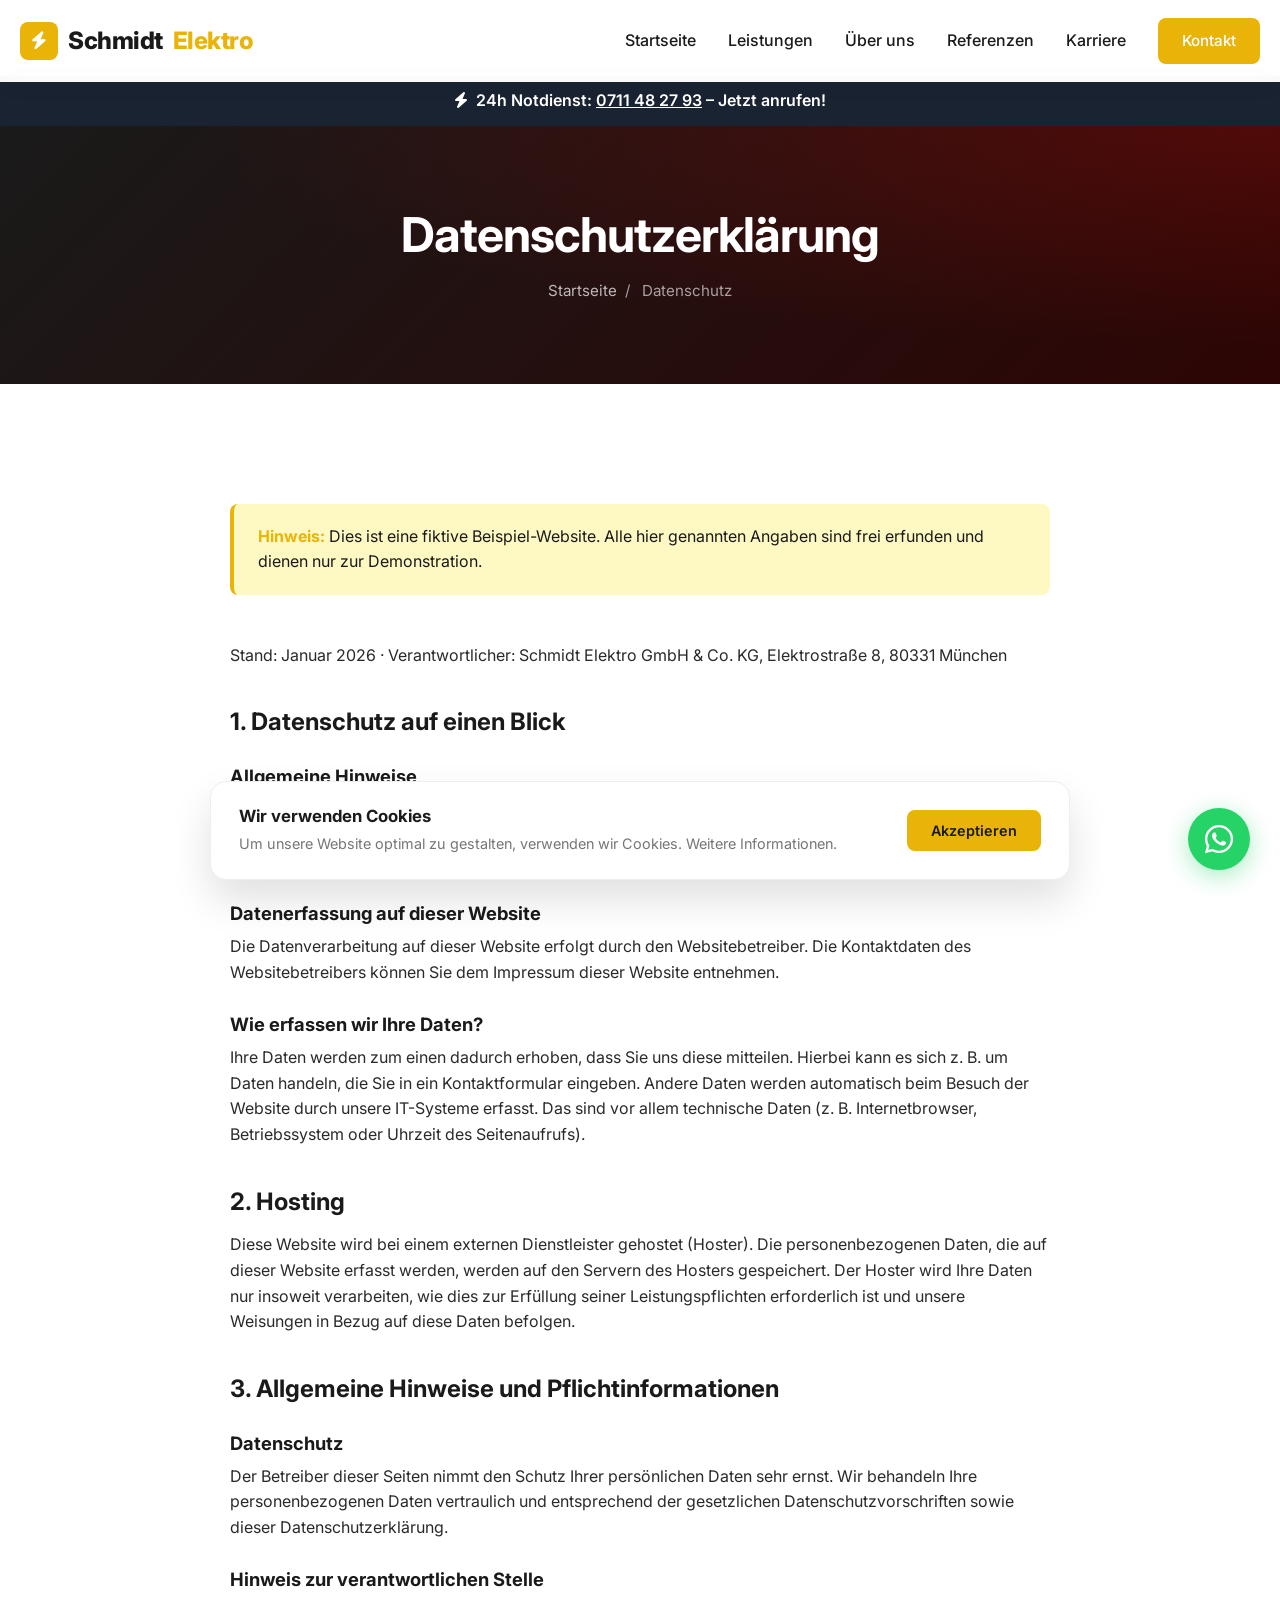
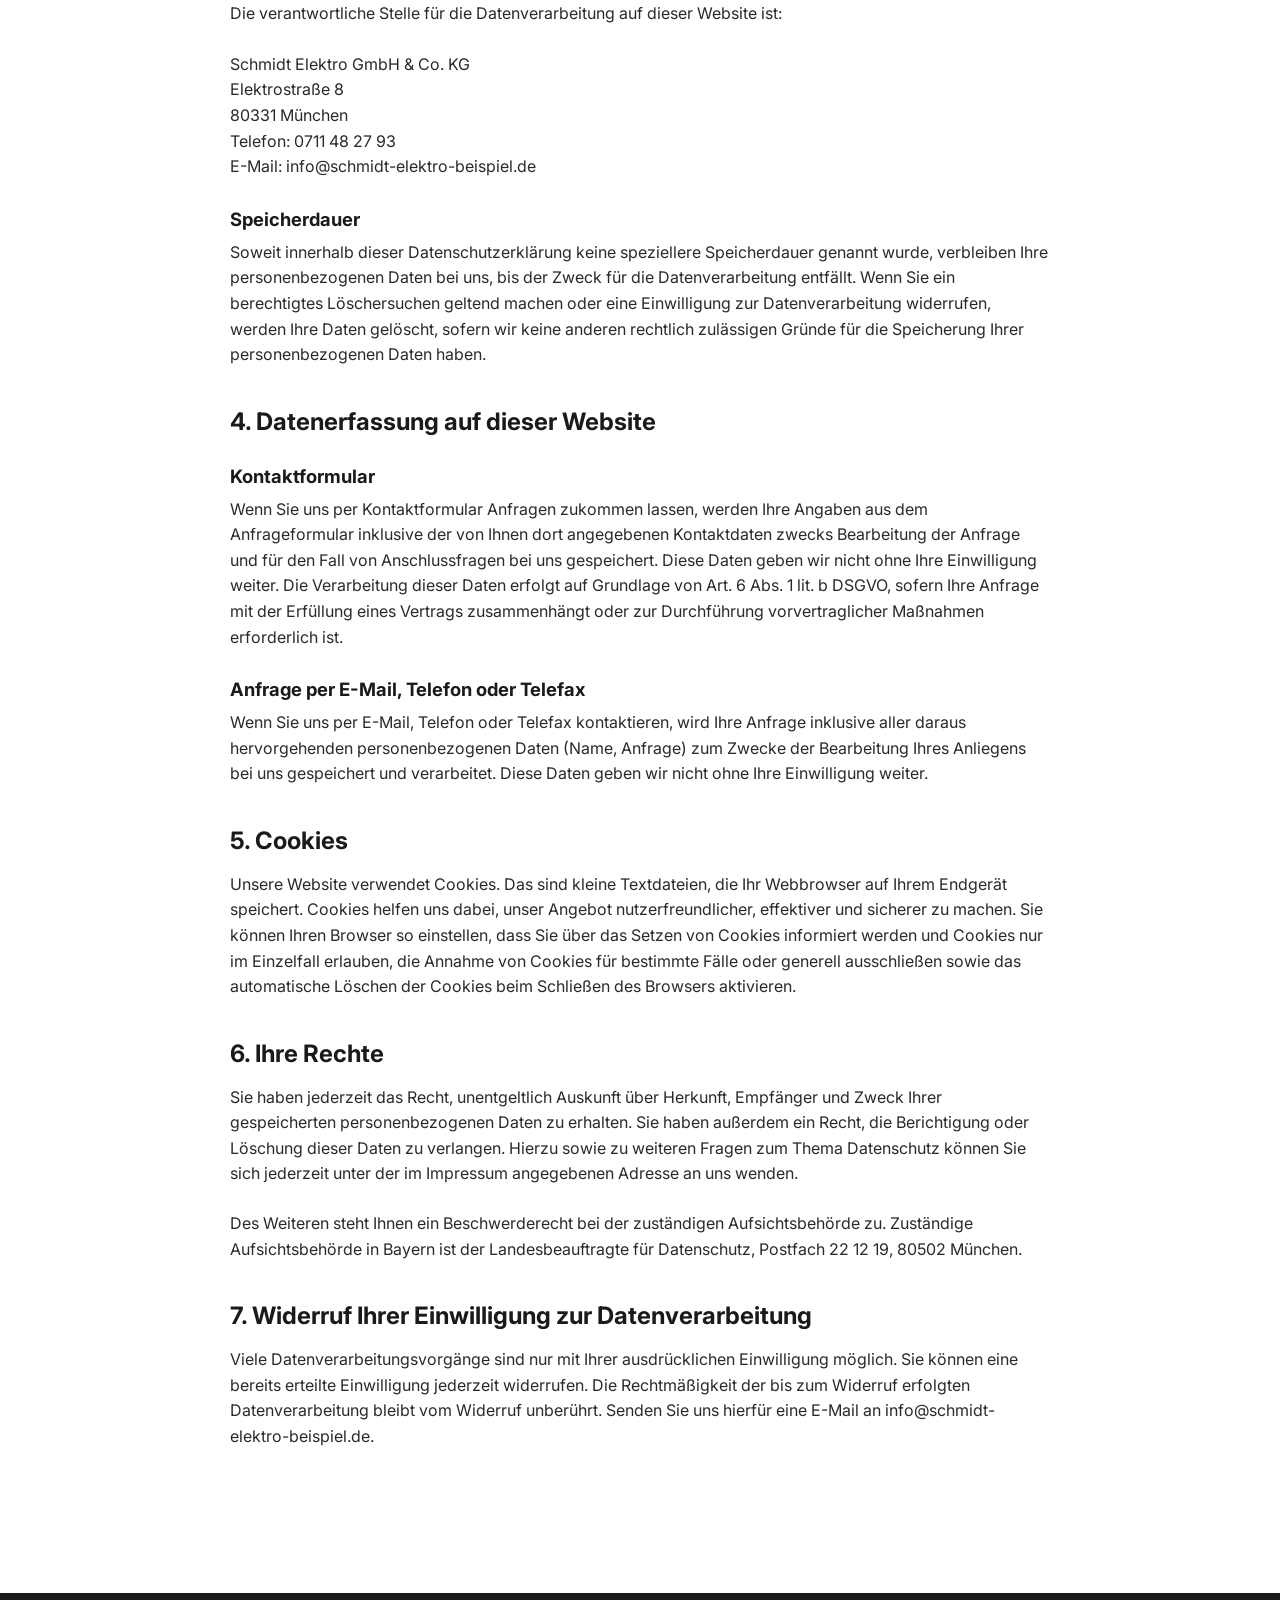
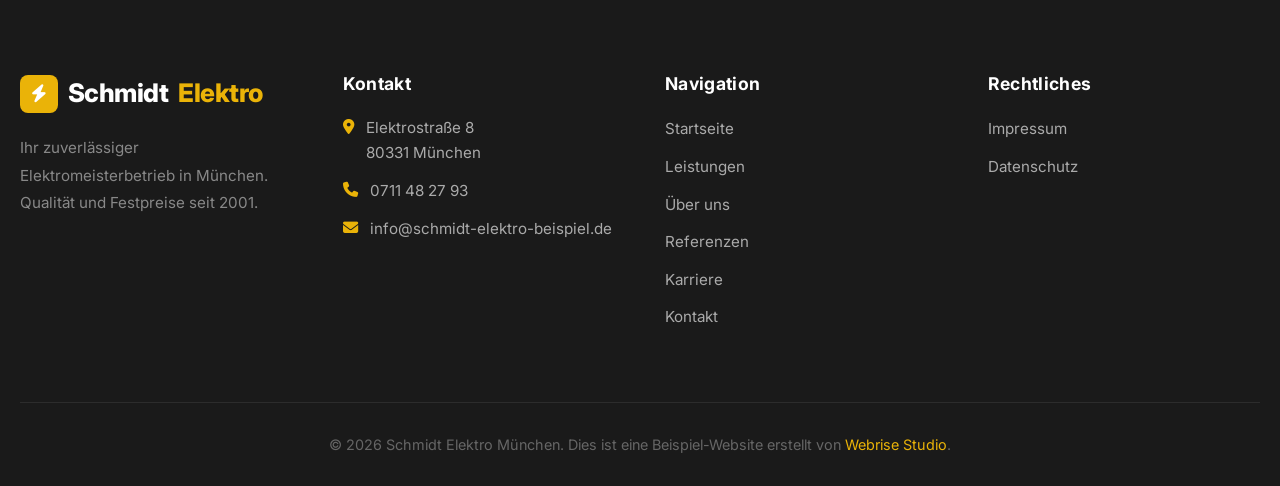
<file: datenschutz.html>
<!DOCTYPE html>
<html lang="de">
<head>
    <meta charset="UTF-8">
    <meta name="viewport" content="width=device-width, initial-scale=1.0">
    <title>Datenschutzerklärung – Schmidt Elektro München</title>
    <meta name="description" content="Datenschutzerklärung von Schmidt Elektro München gemäß DSGVO.">
    <link rel="preconnect" href="https://fonts.googleapis.com">
    <link rel="preconnect" href="https://fonts.gstatic.com" crossorigin>
    <link href="https://fonts.googleapis.com/css2?family=Inter:wght@400;500;600;700;800&display=swap" rel="stylesheet">
    <link rel="stylesheet" href="https://cdnjs.cloudflare.com/ajax/libs/font-awesome/6.4.0/css/all.min.css">
    <link rel="stylesheet" href="css/style.css">
  <!-- Open Graph -->
  <meta property="og:type" content="website">
  <meta property="og:url" content="https://webrisestudiode.github.io/schmidt-elektro/datenschutz.html">
  <meta property="og:title" content="Datenschutzerklärung – Schmidt Elektro München">
  <meta property="og:description" content="Datenschutzerklärung von Schmidt Elektro München gemäß DSGVO.">
  <meta property="og:image" content="https://webrisestudiode.github.io/schmidt-elektro/img/pv-anlage.webp">
  <meta name="twitter:card" content="summary_large_image">
</head>
<body>

<!-- Personalisierter Demo-Banner -->
<div id="personalized-banner" style="display:none; background:linear-gradient(90deg,#1a2332,#2d3f52); color:white; text-align:center; padding:10px 20px; font-size:0.9rem; font-weight:600; letter-spacing:0.01em; position:fixed;top:0;left:0;right:0;width:100%;z-index:9999; border-bottom:3px solid #EAB308;">
  <i class="fa-solid fa-bolt" style="color:#EAB308; margin-right:8px;"></i>
  Guten Tag Herr/Frau <span id="banner-name" style="font-weight:800;"></span> – so könnte die Website von <strong id="banner-firma"></strong> aussehen &nbsp;·&nbsp;
  <a href="https://webrisestudio.de/kontakt.html" target="_blank" style="color:#EAB308;text-decoration:underline;font-weight:700;">Website anfragen →</a>
</div>
<script>
(function(){var p=new URLSearchParams(window.location.search);var f=p.get('firma'),n=p.get('name'),s=p.get('stadt'),t=p.get('telefon');if(f)sessionStorage.setItem('ws_firma',f);if(n)sessionStorage.setItem('ws_name',n);if(s)sessionStorage.setItem('ws_stadt',s);if(t)sessionStorage.setItem('ws_telefon',t);var name=sessionStorage.getItem('ws_name');if(name){var b=document.getElementById('personalized-banner'),el=document.getElementById('banner-name');if(b&&el){el.textContent=name;b.style.display='block';document.documentElement.appendChild(b);var h=b.offsetHeight||44;var sp=document.getElementById('ws-banner-spacer');if(sp)sp.style.height=h+'px';}}})();
</script>
<div id="ws-banner-spacer" style="height:0;overflow:hidden;"></div>

    <!-- Notdienst Banner -->
    <div class="emergency-banner">
        <i class="fa-solid fa-bolt"></i>&nbsp; 24h Notdienst: <a href="tel:089123456">089 123456</a> – Jetzt anrufen!
    </div>

    <!-- Header -->
    <header class="header">
        <div class="container nav-container">
            <a href="index.html" class="logo">
                <div class="logo-icon"><i class="fa-solid fa-bolt"></i></div>
                Schmidt <span>Elektro</span>
            </a>
            <button class="mobile-menu-btn" aria-label="Menü öffnen">
                <i class="fa-solid fa-bars"></i>
            </button>
            <nav class="nav-links">
                <a href="index.html">Startseite</a>
                <a href="leistungen.html">Leistungen</a>
                <a href="ueber-uns.html">Über uns</a>
                <a href="referenzen.html">Referenzen</a>
                <a href="karriere.html">Karriere</a>
                <a href="kontakt.html" class="btn btn-primary btn-nav-cta" style="color:white; padding:11px 24px; font-size:0.95rem;">Kontakt</a>
            </nav>
        </div>
    </header>

    <!-- Page Header -->
    <section class="page-header">
        <div class="container">
            <h1>Datenschutzerklärung</h1>
            <div class="breadcrumb"><a href="index.html">Startseite</a><span class="breadcrumb-sep">/</span> Datenschutz</div>
        </div>
    </section>

    <!-- Datenschutz Content -->
    <section class="section-padding">
        <div class="container legal-page" style="max-width:860px; margin:0 auto;">

            <div style="background:var(--color-primary-light); border-left:4px solid var(--color-primary); padding:20px 24px; border-radius:var(--border-radius); margin-bottom:48px;">
                <strong style="color:var(--color-primary);">Hinweis:</strong> Dies ist eine fiktive Beispiel-Website. Alle hier genannten Angaben sind frei erfunden und dienen nur zur Demonstration.
            </div>

            <p>Stand: Januar 2026 · Verantwortlicher: Schmidt Elektro GmbH & Co. KG, Elektrostraße 8, 80331 München</p>

            <h2>1. Datenschutz auf einen Blick</h2>
            <h3>Allgemeine Hinweise</h3>
            <p>Die folgenden Hinweise geben einen einfachen Überblick darüber, was mit Ihren personenbezogenen Daten passiert, wenn Sie diese Website besuchen. Personenbezogene Daten sind alle Daten, mit denen Sie persönlich identifiziert werden können.</p>

            <h3>Datenerfassung auf dieser Website</h3>
            <p>Die Datenverarbeitung auf dieser Website erfolgt durch den Websitebetreiber. Die Kontaktdaten des Websitebetreibers können Sie dem Impressum dieser Website entnehmen.</p>

            <h3>Wie erfassen wir Ihre Daten?</h3>
            <p>Ihre Daten werden zum einen dadurch erhoben, dass Sie uns diese mitteilen. Hierbei kann es sich z. B. um Daten handeln, die Sie in ein Kontaktformular eingeben. Andere Daten werden automatisch beim Besuch der Website durch unsere IT-Systeme erfasst. Das sind vor allem technische Daten (z. B. Internetbrowser, Betriebssystem oder Uhrzeit des Seitenaufrufs).</p>

            <h2>2. Hosting</h2>
            <p>Diese Website wird bei einem externen Dienstleister gehostet (Hoster). Die personenbezogenen Daten, die auf dieser Website erfasst werden, werden auf den Servern des Hosters gespeichert. Der Hoster wird Ihre Daten nur insoweit verarbeiten, wie dies zur Erfüllung seiner Leistungspflichten erforderlich ist und unsere Weisungen in Bezug auf diese Daten befolgen.</p>

            <h2>3. Allgemeine Hinweise und Pflichtinformationen</h2>
            <h3>Datenschutz</h3>
            <p>Der Betreiber dieser Seiten nimmt den Schutz Ihrer persönlichen Daten sehr ernst. Wir behandeln Ihre personenbezogenen Daten vertraulich und entsprechend der gesetzlichen Datenschutzvorschriften sowie dieser Datenschutzerklärung.</p>

            <h3>Hinweis zur verantwortlichen Stelle</h3>
            <p>
                Die verantwortliche Stelle für die Datenverarbeitung auf dieser Website ist:<br><br>
                Schmidt Elektro GmbH & Co. KG<br>
                Elektrostraße 8<br>
                80331 München<br>
                Telefon: 089 123456<br>
                E-Mail: info@schmidt-elektro-beispiel.de
            </p>

            <h3>Speicherdauer</h3>
            <p>Soweit innerhalb dieser Datenschutzerklärung keine speziellere Speicherdauer genannt wurde, verbleiben Ihre personenbezogenen Daten bei uns, bis der Zweck für die Datenverarbeitung entfällt. Wenn Sie ein berechtigtes Löschersuchen geltend machen oder eine Einwilligung zur Datenverarbeitung widerrufen, werden Ihre Daten gelöscht, sofern wir keine anderen rechtlich zulässigen Gründe für die Speicherung Ihrer personenbezogenen Daten haben.</p>

            <h2>4. Datenerfassung auf dieser Website</h2>
            <h3>Kontaktformular</h3>
            <p>Wenn Sie uns per Kontaktformular Anfragen zukommen lassen, werden Ihre Angaben aus dem Anfrageformular inklusive der von Ihnen dort angegebenen Kontaktdaten zwecks Bearbeitung der Anfrage und für den Fall von Anschlussfragen bei uns gespeichert. Diese Daten geben wir nicht ohne Ihre Einwilligung weiter. Die Verarbeitung dieser Daten erfolgt auf Grundlage von Art. 6 Abs. 1 lit. b DSGVO, sofern Ihre Anfrage mit der Erfüllung eines Vertrags zusammenhängt oder zur Durchführung vorvertraglicher Maßnahmen erforderlich ist.</p>

            <h3>Anfrage per E-Mail, Telefon oder Telefax</h3>
            <p>Wenn Sie uns per E-Mail, Telefon oder Telefax kontaktieren, wird Ihre Anfrage inklusive aller daraus hervorgehenden personenbezogenen Daten (Name, Anfrage) zum Zwecke der Bearbeitung Ihres Anliegens bei uns gespeichert und verarbeitet. Diese Daten geben wir nicht ohne Ihre Einwilligung weiter.</p>

            <h2>5. Cookies</h2>
            <p>Unsere Website verwendet Cookies. Das sind kleine Textdateien, die Ihr Webbrowser auf Ihrem Endgerät speichert. Cookies helfen uns dabei, unser Angebot nutzerfreundlicher, effektiver und sicherer zu machen. Sie können Ihren Browser so einstellen, dass Sie über das Setzen von Cookies informiert werden und Cookies nur im Einzelfall erlauben, die Annahme von Cookies für bestimmte Fälle oder generell ausschließen sowie das automatische Löschen der Cookies beim Schließen des Browsers aktivieren.</p>

            <h2>6. Ihre Rechte</h2>
            <p>Sie haben jederzeit das Recht, unentgeltlich Auskunft über Herkunft, Empfänger und Zweck Ihrer gespeicherten personenbezogenen Daten zu erhalten. Sie haben außerdem ein Recht, die Berichtigung oder Löschung dieser Daten zu verlangen. Hierzu sowie zu weiteren Fragen zum Thema Datenschutz können Sie sich jederzeit unter der im Impressum angegebenen Adresse an uns wenden.</p>

            <p>Des Weiteren steht Ihnen ein Beschwerderecht bei der zuständigen Aufsichtsbehörde zu. Zuständige Aufsichtsbehörde in Bayern ist der Landesbeauftragte für Datenschutz, Postfach 22 12 19, 80502 München.</p>

            <h2>7. Widerruf Ihrer Einwilligung zur Datenverarbeitung</h2>
            <p>Viele Datenverarbeitungsvorgänge sind nur mit Ihrer ausdrücklichen Einwilligung möglich. Sie können eine bereits erteilte Einwilligung jederzeit widerrufen. Die Rechtmäßigkeit der bis zum Widerruf erfolgten Datenverarbeitung bleibt vom Widerruf unberührt. Senden Sie uns hierfür eine E-Mail an info@schmidt-elektro-beispiel.de.</p>

        </div>
    </section>

    <!-- Footer -->
    <footer class="footer">
        <div class="container">
            <div class="footer-grid">
                <div>
                    <div class="footer-logo"><div class="logo-icon"><i class="fa-solid fa-bolt"></i></div> Schmidt <span>Elektro</span></div>
                    <p class="footer-desc">Ihr zuverlässiger Elektromeisterbetrieb in München. Qualität und Festpreise seit 2001.</p>
                </div>
                <div>
                    <h4>Kontakt</h4>
                    <div class="footer-contact-item"><i class="fa-solid fa-location-dot"></i><span>Elektrostraße 8<br>80331 München</span></div>
                    <div class="footer-contact-item"><i class="fa-solid fa-phone"></i><a href="tel:089123456">089 123456</a></div>
                    <div class="footer-contact-item"><i class="fa-solid fa-envelope"></i><a href="mailto:info@schmidt-elektro-beispiel.de">info@schmidt-elektro-beispiel.de</a></div>
                </div>
                <div>
                    <h4>Navigation</h4>
                    <ul class="footer-links">
                        <li><a href="index.html">Startseite</a></li>
                        <li><a href="leistungen.html">Leistungen</a></li>
                        <li><a href="ueber-uns.html">Über uns</a></li>
                        <li><a href="referenzen.html">Referenzen</a></li>
                        <li><a href="karriere.html">Karriere</a></li>
                        <li><a href="kontakt.html">Kontakt</a></li>
                    </ul>
                </div>
                <div>
                    <h4>Rechtliches</h4>
                    <ul class="footer-links">
                        <li><a href="impressum.html">Impressum</a></li>
                        <li><a href="datenschutz.html">Datenschutz</a></li>
                    </ul>
                </div>
            </div>
            <div class="footer-bottom">&copy; 2026 Schmidt Elektro München. Dies ist eine Beispiel-Website erstellt von <a href="https://webrisestudio.de" target="_blank" style="color:var(--color-primary);">Webrise Studio</a>.</div>
        </div>
    </footer>

    <a href="https://wa.me/4989123456?text=Hallo%20Schmidt%20Elektro%2C%20ich%20h%C3%A4tte%20eine%20Anfrage..." target="_blank" class="whatsapp-btn" aria-label="WhatsApp Kontakt">
        <i class="fa-brands fa-whatsapp"></i>
    </a>
    <div id="cookie-banner" class="cookie-banner">
        <div><h4>Wir verwenden Cookies</h4><p>Um unsere Website optimal zu gestalten, verwenden wir Cookies. <a href="datenschutz.html">Weitere Informationen</a>.</p></div>
        <div><button id="accept-cookies" class="btn btn-primary" style="padding:12px 24px; font-size:0.9rem;">Akzeptieren</button></div>
    </div>
    <script src="js/script.js"></script>
</body>
</html>
</file>
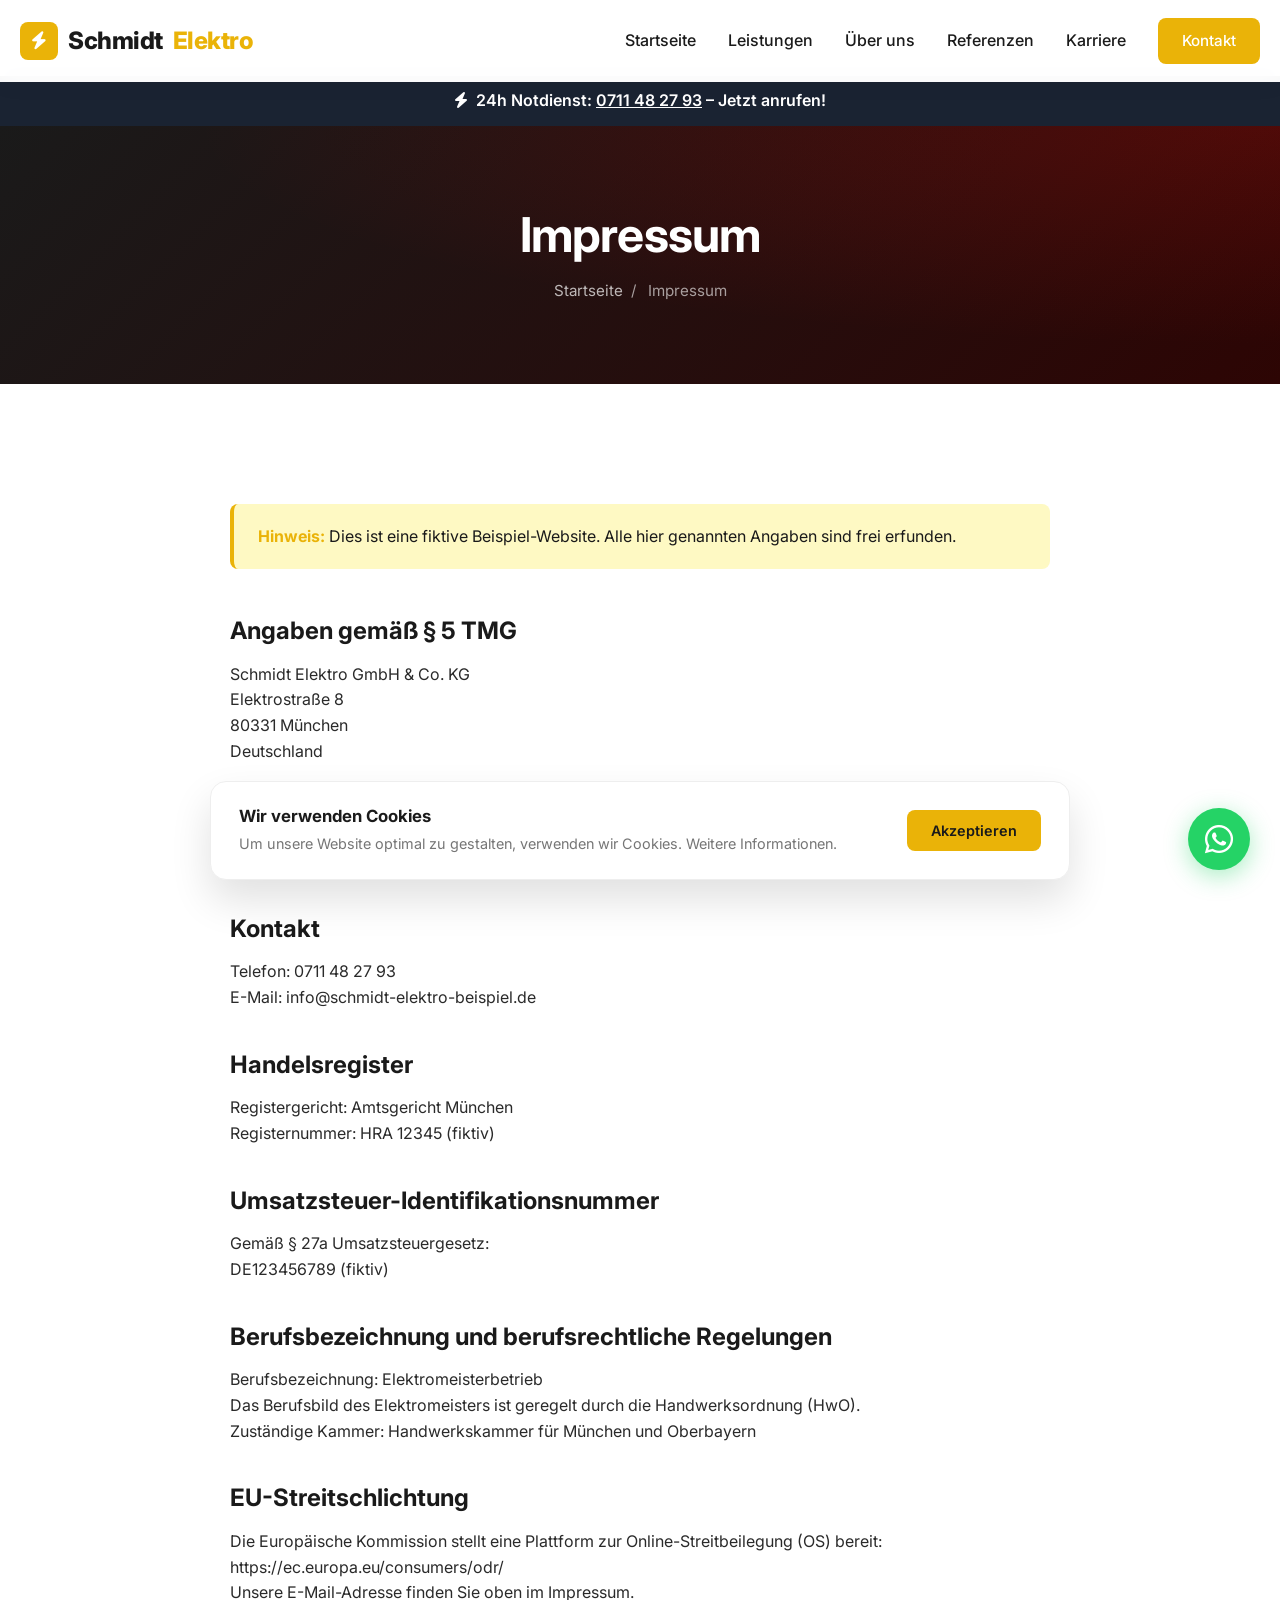
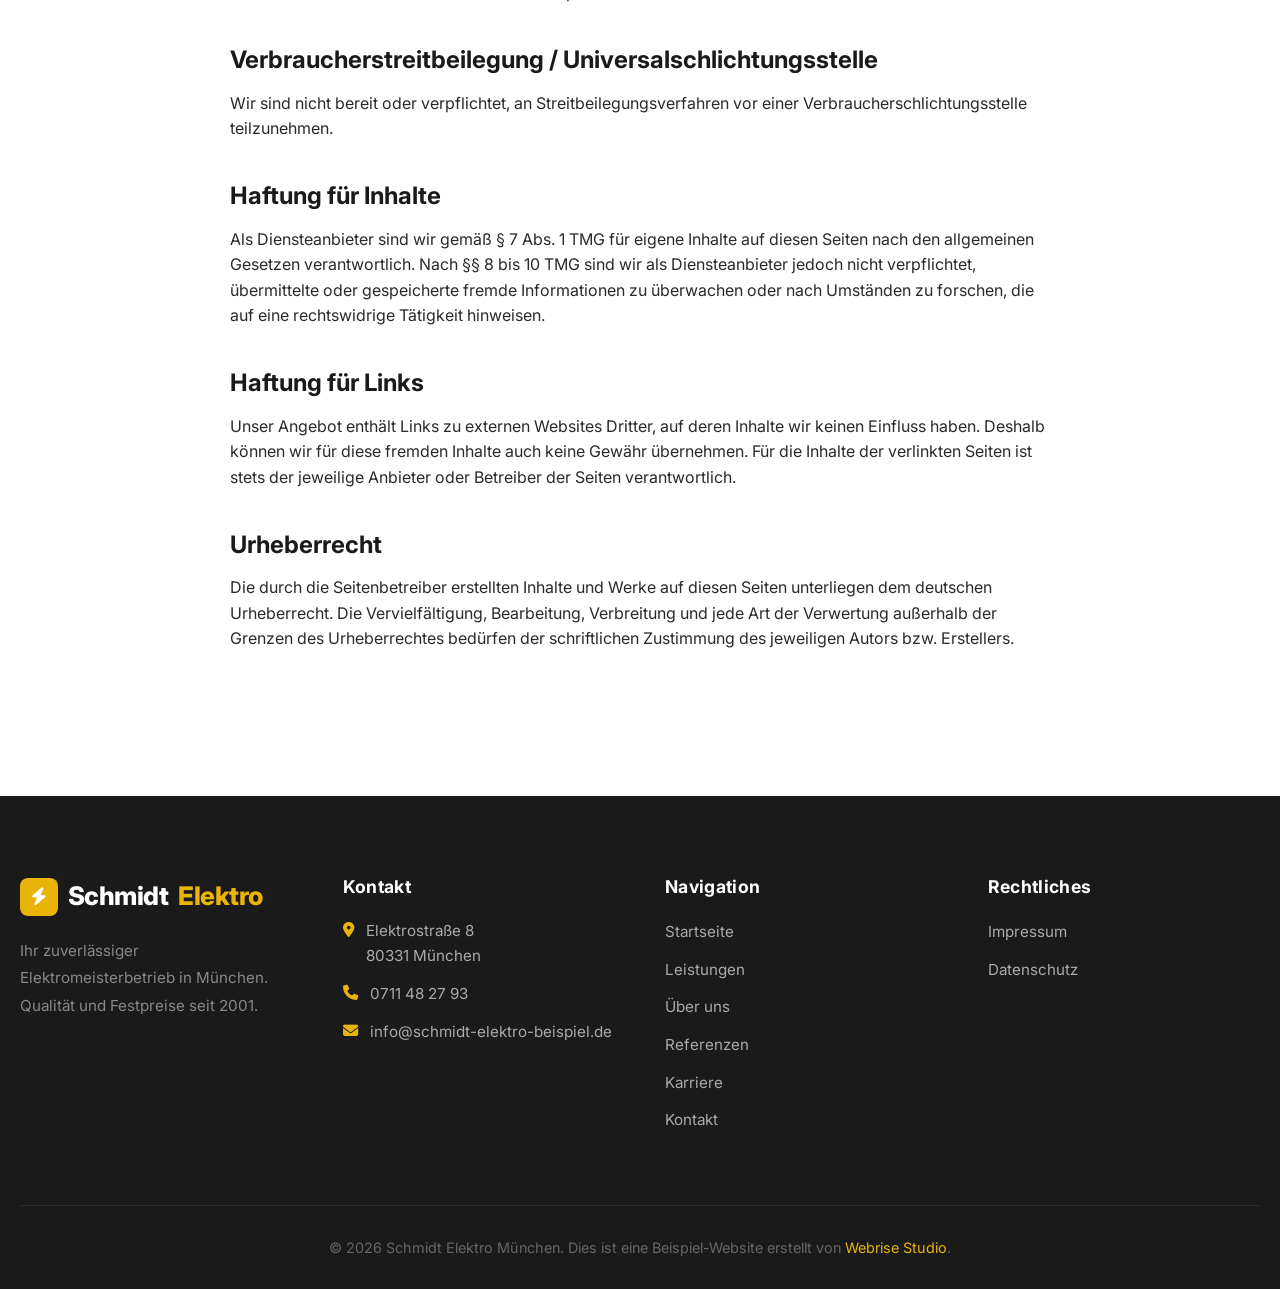
<file: impressum.html>
<!DOCTYPE html>
<html lang="de">
<head>
    <meta charset="UTF-8">
    <meta name="viewport" content="width=device-width, initial-scale=1.0">
    <title>Impressum – Schmidt Elektro München</title>
    <meta name="description" content="Impressum von Schmidt Elektro München – Angaben gemäß § 5 TMG.">
    <link rel="preconnect" href="https://fonts.googleapis.com">
    <link rel="preconnect" href="https://fonts.gstatic.com" crossorigin>
    <link href="https://fonts.googleapis.com/css2?family=Inter:wght@400;500;600;700;800&display=swap" rel="stylesheet">
    <link rel="stylesheet" href="https://cdnjs.cloudflare.com/ajax/libs/font-awesome/6.4.0/css/all.min.css">
    <link rel="stylesheet" href="css/style.css">
  <!-- Open Graph -->
  <meta property="og:type" content="website">
  <meta property="og:url" content="https://webrisestudiode.github.io/schmidt-elektro/impressum.html">
  <meta property="og:title" content="Impressum – Schmidt Elektro München">
  <meta property="og:description" content="Impressum von Schmidt Elektro München – Angaben gemäß § 5 TMG.">
  <meta property="og:image" content="https://webrisestudiode.github.io/schmidt-elektro/img/pv-anlage.webp">
  <meta name="twitter:card" content="summary_large_image">
</head>
<body>

<!-- Personalisierter Demo-Banner -->
<div id="personalized-banner" style="display:none; background:linear-gradient(90deg,#1a2332,#2d3f52); color:white; text-align:center; padding:10px 20px; font-size:0.9rem; font-weight:600; letter-spacing:0.01em; position:fixed;top:0;left:0;right:0;width:100%;z-index:9999; border-bottom:3px solid #EAB308;">
  <i class="fa-solid fa-bolt" style="color:#EAB308; margin-right:8px;"></i>
  Guten Tag Herr/Frau <span id="banner-name" style="font-weight:800;"></span> – so könnte die Website von <strong id="banner-firma"></strong> aussehen &nbsp;·&nbsp;
  <a href="https://webrisestudio.de/kontakt.html" target="_blank" style="color:#EAB308;text-decoration:underline;font-weight:700;">Website anfragen →</a>
</div>
<script>
(function(){var p=new URLSearchParams(window.location.search);var f=p.get('firma'),n=p.get('name'),s=p.get('stadt'),t=p.get('telefon');if(f)sessionStorage.setItem('ws_firma',f);if(n)sessionStorage.setItem('ws_name',n);if(s)sessionStorage.setItem('ws_stadt',s);if(t)sessionStorage.setItem('ws_telefon',t);var name=sessionStorage.getItem('ws_name');if(name){var b=document.getElementById('personalized-banner'),el=document.getElementById('banner-name');if(b&&el){el.textContent=name;b.style.display='block';document.documentElement.appendChild(b);var h=b.offsetHeight||44;var sp=document.getElementById('ws-banner-spacer');if(sp)sp.style.height=h+'px';}}})();
</script>
<div id="ws-banner-spacer" style="height:0;overflow:hidden;"></div>

    <!-- Notdienst Banner -->
    <div class="emergency-banner">
        <i class="fa-solid fa-bolt"></i>&nbsp; 24h Notdienst: <a href="tel:089123456">089 123456</a> – Jetzt anrufen!
    </div>

    <!-- Header -->
    <header class="header">
        <div class="container nav-container">
            <a href="index.html" class="logo">
                <div class="logo-icon"><i class="fa-solid fa-bolt"></i></div>
                Schmidt <span>Elektro</span>
            </a>
            <button class="mobile-menu-btn" aria-label="Menü öffnen">
                <i class="fa-solid fa-bars"></i>
            </button>
            <nav class="nav-links">
                <a href="index.html">Startseite</a>
                <a href="leistungen.html">Leistungen</a>
                <a href="ueber-uns.html">Über uns</a>
                <a href="referenzen.html">Referenzen</a>
                <a href="karriere.html">Karriere</a>
                <a href="kontakt.html" class="btn btn-primary btn-nav-cta" style="color:white; padding:11px 24px; font-size:0.95rem;">Kontakt</a>
            </nav>
        </div>
    </header>

    <!-- Page Header -->
    <section class="page-header">
        <div class="container">
            <h1>Impressum</h1>
            <div class="breadcrumb"><a href="index.html">Startseite</a><span class="breadcrumb-sep">/</span> Impressum</div>
        </div>
    </section>

    <!-- Impressum Content -->
    <section class="section-padding">
        <div class="container legal-page" style="max-width:860px; margin:0 auto;">

            <div style="background:var(--color-primary-light); border-left:4px solid var(--color-primary); padding:20px 24px; border-radius:var(--border-radius); margin-bottom:48px;">
                <strong style="color:var(--color-primary);">Hinweis:</strong> Dies ist eine fiktive Beispiel-Website. Alle hier genannten Angaben sind frei erfunden.
            </div>

            <h2>Angaben gemäß § 5 TMG</h2>
            <p>
                Schmidt Elektro GmbH & Co. KG<br>
                Elektrostraße 8<br>
                80331 München<br>
                Deutschland
            </p>

            <h2>Vertreten durch</h2>
            <p>Michael Schmidt (Geschäftsführer)</p>

            <h2>Kontakt</h2>
            <p>
                Telefon: <a href="tel:089123456">089 123456</a><br>
                E-Mail: <a href="mailto:info@schmidt-elektro-beispiel.de">info@schmidt-elektro-beispiel.de</a>
            </p>

            <h2>Handelsregister</h2>
            <p>
                Registergericht: Amtsgericht München<br>
                Registernummer: HRA 12345 (fiktiv)
            </p>

            <h2>Umsatzsteuer-Identifikationsnummer</h2>
            <p>
                Gemäß § 27a Umsatzsteuergesetz:<br>
                DE123456789 (fiktiv)
            </p>

            <h2>Berufsbezeichnung und berufsrechtliche Regelungen</h2>
            <p>
                Berufsbezeichnung: Elektromeisterbetrieb<br>
                Das Berufsbild des Elektromeisters ist geregelt durch die Handwerksordnung (HwO).<br>
                Zuständige Kammer: Handwerkskammer für München und Oberbayern
            </p>

            <h2>EU-Streitschlichtung</h2>
            <p>
                Die Europäische Kommission stellt eine Plattform zur Online-Streitbeilegung (OS) bereit:
                <a href="https://ec.europa.eu/consumers/odr/" target="_blank" rel="noopener">https://ec.europa.eu/consumers/odr/</a><br>
                Unsere E-Mail-Adresse finden Sie oben im Impressum.
            </p>

            <h2>Verbraucherstreitbeilegung / Universalschlichtungsstelle</h2>
            <p>
                Wir sind nicht bereit oder verpflichtet, an Streitbeilegungsverfahren vor einer Verbraucherschlichtungsstelle teilzunehmen.
            </p>

            <h2>Haftung für Inhalte</h2>
            <p>
                Als Diensteanbieter sind wir gemäß § 7 Abs. 1 TMG für eigene Inhalte auf diesen Seiten nach den allgemeinen Gesetzen verantwortlich. Nach §§ 8 bis 10 TMG sind wir als Diensteanbieter jedoch nicht verpflichtet, übermittelte oder gespeicherte fremde Informationen zu überwachen oder nach Umständen zu forschen, die auf eine rechtswidrige Tätigkeit hinweisen.
            </p>

            <h2>Haftung für Links</h2>
            <p>
                Unser Angebot enthält Links zu externen Websites Dritter, auf deren Inhalte wir keinen Einfluss haben. Deshalb können wir für diese fremden Inhalte auch keine Gewähr übernehmen. Für die Inhalte der verlinkten Seiten ist stets der jeweilige Anbieter oder Betreiber der Seiten verantwortlich.
            </p>

            <h2>Urheberrecht</h2>
            <p>
                Die durch die Seitenbetreiber erstellten Inhalte und Werke auf diesen Seiten unterliegen dem deutschen Urheberrecht. Die Vervielfältigung, Bearbeitung, Verbreitung und jede Art der Verwertung außerhalb der Grenzen des Urheberrechtes bedürfen der schriftlichen Zustimmung des jeweiligen Autors bzw. Erstellers.
            </p>

        </div>
    </section>

    <!-- Footer -->
    <footer class="footer">
        <div class="container">
            <div class="footer-grid">
                <div>
                    <div class="footer-logo"><div class="logo-icon"><i class="fa-solid fa-bolt"></i></div> Schmidt <span>Elektro</span></div>
                    <p class="footer-desc">Ihr zuverlässiger Elektromeisterbetrieb in München. Qualität und Festpreise seit 2001.</p>
                </div>
                <div>
                    <h4>Kontakt</h4>
                    <div class="footer-contact-item"><i class="fa-solid fa-location-dot"></i><span>Elektrostraße 8<br>80331 München</span></div>
                    <div class="footer-contact-item"><i class="fa-solid fa-phone"></i><a href="tel:089123456">089 123456</a></div>
                    <div class="footer-contact-item"><i class="fa-solid fa-envelope"></i><a href="mailto:info@schmidt-elektro-beispiel.de">info@schmidt-elektro-beispiel.de</a></div>
                </div>
                <div>
                    <h4>Navigation</h4>
                    <ul class="footer-links">
                        <li><a href="index.html">Startseite</a></li>
                        <li><a href="leistungen.html">Leistungen</a></li>
                        <li><a href="ueber-uns.html">Über uns</a></li>
                        <li><a href="referenzen.html">Referenzen</a></li>
                        <li><a href="karriere.html">Karriere</a></li>
                        <li><a href="kontakt.html">Kontakt</a></li>
                    </ul>
                </div>
                <div>
                    <h4>Rechtliches</h4>
                    <ul class="footer-links">
                        <li><a href="impressum.html">Impressum</a></li>
                        <li><a href="datenschutz.html">Datenschutz</a></li>
                    </ul>
                </div>
            </div>
            <div class="footer-bottom">&copy; 2026 Schmidt Elektro München. Dies ist eine Beispiel-Website erstellt von <a href="https://webrisestudio.de" target="_blank" style="color:var(--color-primary);">Webrise Studio</a>.</div>
        </div>
    </footer>

    <a href="https://wa.me/4989123456?text=Hallo%20Schmidt%20Elektro%2C%20ich%20h%C3%A4tte%20eine%20Anfrage..." target="_blank" class="whatsapp-btn" aria-label="WhatsApp Kontakt">
        <i class="fa-brands fa-whatsapp"></i>
    </a>
    <div id="cookie-banner" class="cookie-banner">
        <div><h4>Wir verwenden Cookies</h4><p>Um unsere Website optimal zu gestalten, verwenden wir Cookies. <a href="datenschutz.html">Weitere Informationen</a>.</p></div>
        <div><button id="accept-cookies" class="btn btn-primary" style="padding:12px 24px; font-size:0.9rem;">Akzeptieren</button></div>
    </div>
    <script src="js/script.js"></script>
</body>
</html>
</file>
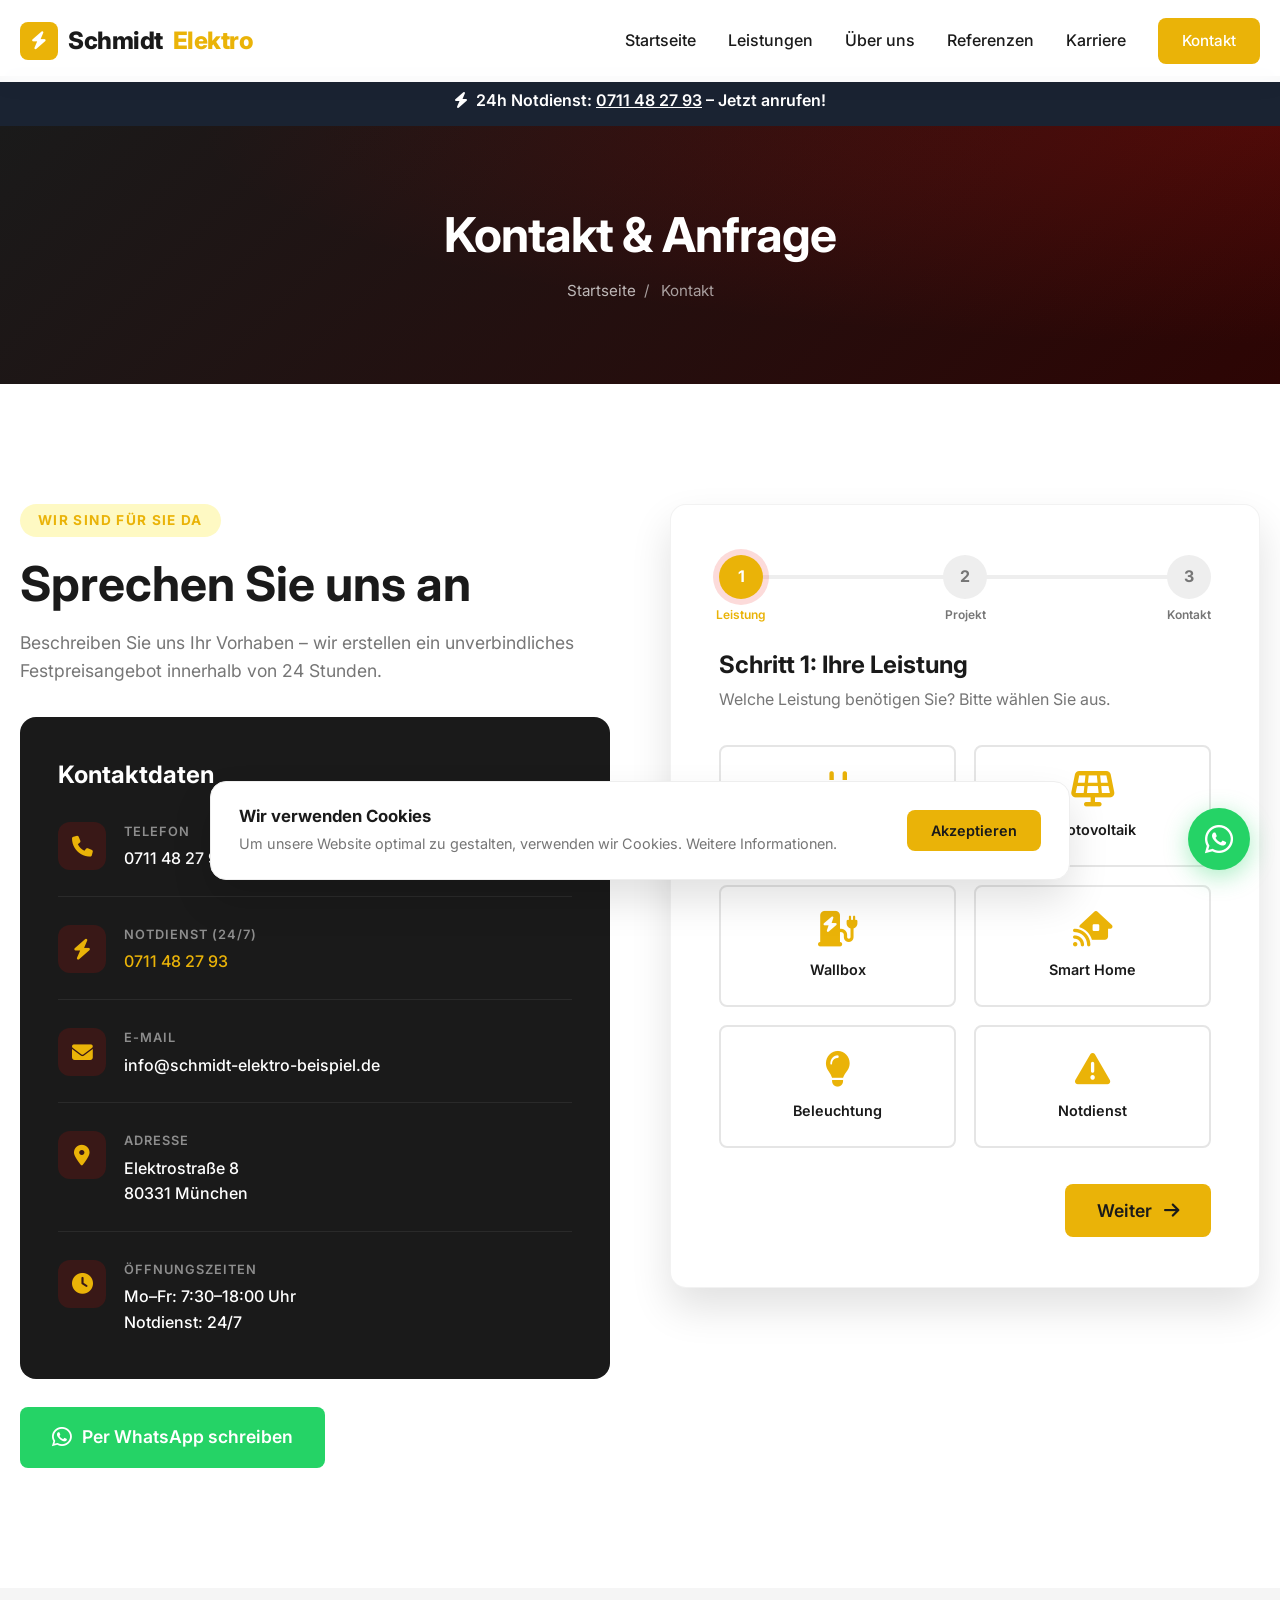
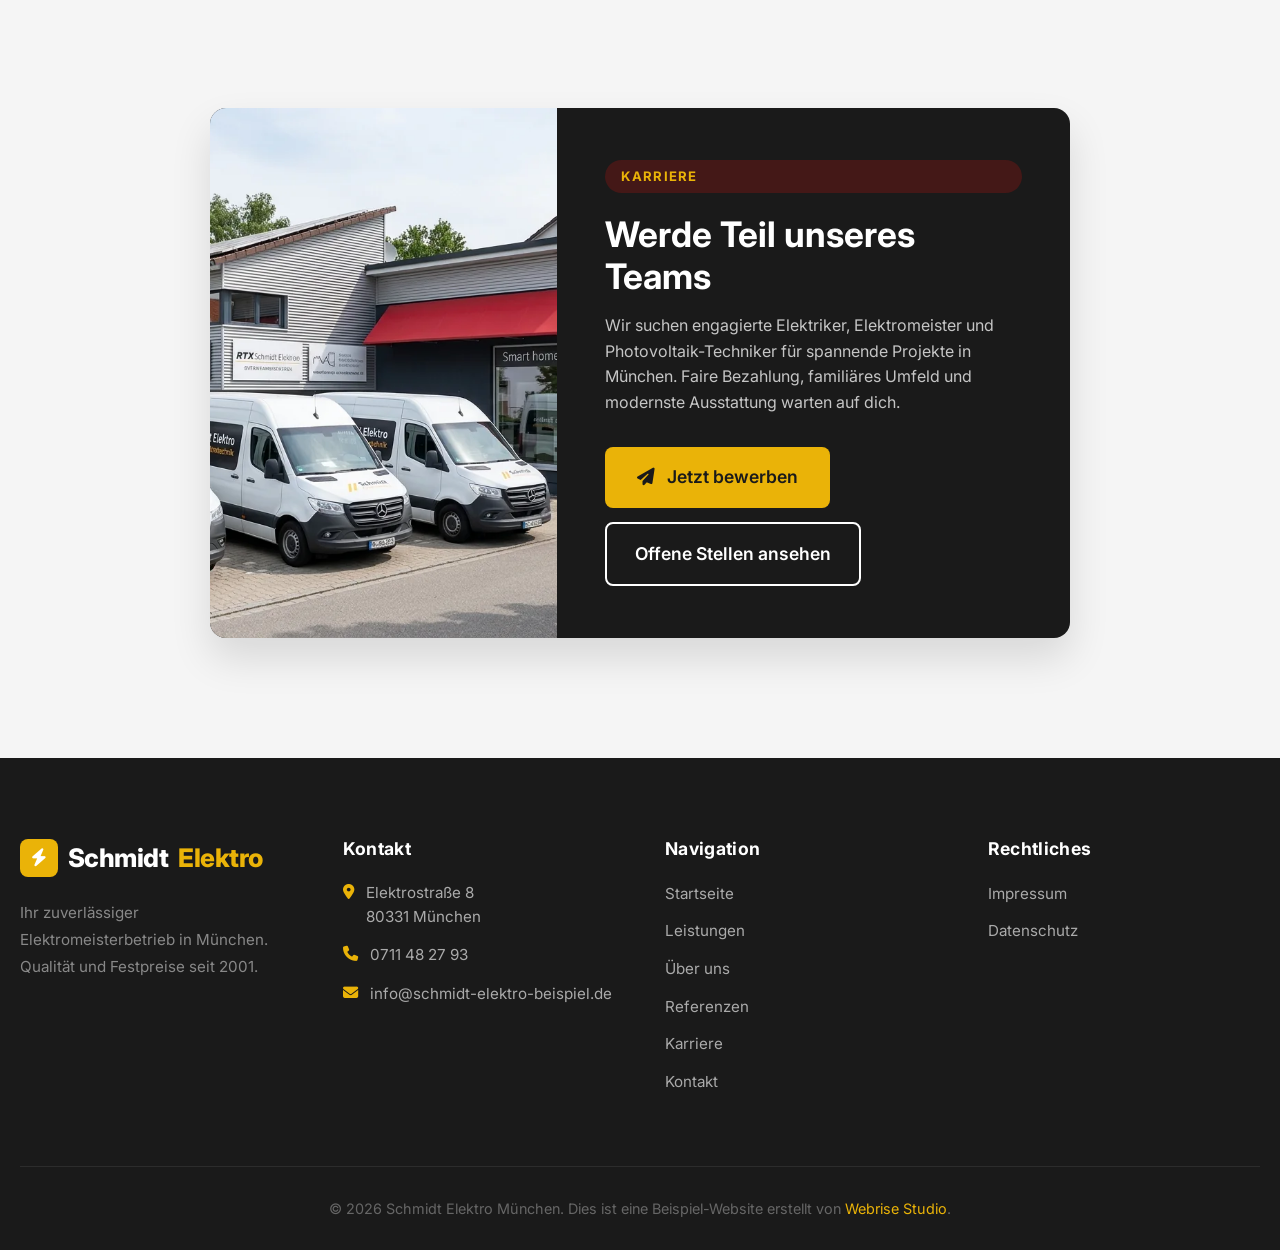
<file: kontakt.html>
<!DOCTYPE html>
<html lang="de">
<head>
    <meta charset="UTF-8">
    <meta name="viewport" content="width=device-width, initial-scale=1.0">
    <title>Kontakt & Anfrage – Schmidt Elektro München</title>
    <meta name="description" content="Kontaktieren Sie Schmidt Elektro München. Projektanfrage stellen, Bewerbung einreichen oder direkt anrufen. 24h Notdienst: 089 123456.">
    <link rel="preconnect" href="https://fonts.googleapis.com">
    <link rel="preconnect" href="https://fonts.gstatic.com" crossorigin>
    <link href="https://fonts.googleapis.com/css2?family=Inter:wght@400;500;600;700;800&display=swap" rel="stylesheet">
    <link rel="stylesheet" href="https://cdnjs.cloudflare.com/ajax/libs/font-awesome/6.4.0/css/all.min.css">
    <link rel="stylesheet" href="css/style.css">
  <link rel="icon" type="image/png" href="favicon.png">
  <link rel="apple-touch-icon" href="favicon.png">
  <!-- Open Graph -->
  <meta property="og:type" content="website">
  <meta property="og:url" content="https://webrisestudiode.github.io/schmidt-elektro/kontakt.html">
  <meta property="og:title" content="Kontakt & Anfrage – Schmidt Elektro München">
  <meta property="og:description" content="Kontaktieren Sie Schmidt Elektro München. Projektanfrage stellen, Bewerbung einreichen oder direkt anrufen. 24h Notdienst: 089 123456.">
  <meta property="og:image" content="https://webrisestudiode.github.io/schmidt-elektro/img/pv-anlage.webp">
  <meta name="twitter:card" content="summary_large_image">
</head>
<body>

<!-- Personalisierter Demo-Banner -->
<div id="personalized-banner" style="display:none; background:linear-gradient(90deg,#1a2332,#2d3f52); color:white; text-align:center; padding:10px 20px; font-size:0.9rem; font-weight:600; letter-spacing:0.01em; position:fixed;top:0;left:0;right:0;width:100%;z-index:9999; border-bottom:3px solid #EAB308;">
  <i class="fa-solid fa-bolt" style="color:#EAB308; margin-right:8px;"></i>
  Guten Tag Herr/Frau <span id="banner-name" style="font-weight:800;"></span> – so könnte die Website von <strong id="banner-firma"></strong> aussehen &nbsp;·&nbsp;
  <a href="https://webrisestudio.de/kontakt.html" target="_blank" style="color:#EAB308;text-decoration:underline;font-weight:700;">Website anfragen →</a>
</div>
<script>
(function(){var p=new URLSearchParams(window.location.search);var f=p.get('firma'),n=p.get('name'),s=p.get('stadt'),t=p.get('telefon');if(f)sessionStorage.setItem('ws_firma',f);if(n)sessionStorage.setItem('ws_name',n);if(s)sessionStorage.setItem('ws_stadt',s);if(t)sessionStorage.setItem('ws_telefon',t);var name=sessionStorage.getItem('ws_name');if(name){var b=document.getElementById('personalized-banner'),el=document.getElementById('banner-name');if(b&&el){el.textContent=name;b.style.display='block';document.documentElement.appendChild(b);var h=b.offsetHeight||44;var sp=document.getElementById('ws-banner-spacer');if(sp)sp.style.height=h+'px';}}})();
</script>
<div id="ws-banner-spacer" style="height:0;overflow:hidden;"></div>

    <!-- Notdienst Banner -->
    <div class="emergency-banner">
        <i class="fa-solid fa-bolt"></i>&nbsp; 24h Notdienst: <a href="tel:089123456">089 123456</a> – Jetzt anrufen!
    </div>

    <!-- Header -->
    <header class="header">
        <div class="container nav-container">
            <a href="index.html" class="logo">
                <div class="logo-icon"><i class="fa-solid fa-bolt"></i></div>
                Schmidt <span>Elektro</span>
            </a>
            <button class="mobile-menu-btn" aria-label="Menü öffnen">
                <i class="fa-solid fa-bars"></i>
            </button>
            <nav class="nav-links">
                <a href="index.html">Startseite</a>
                <a href="leistungen.html">Leistungen</a>
                <a href="ueber-uns.html">Über uns</a>
                <a href="referenzen.html">Referenzen</a>
                <a href="karriere.html">Karriere</a>
                <a href="kontakt.html" class="active btn btn-primary btn-nav-cta" style="color:white; padding:11px 24px; font-size:0.95rem;">Kontakt</a>
            </nav>
        </div>
    </header>

    <!-- Page Header -->
    <section class="page-header">
        <div class="container">
            <h1>Kontakt & Anfrage</h1>
            <div class="breadcrumb"><a href="index.html">Startseite</a><span class="breadcrumb-sep">/</span> Kontakt</div>
        </div>
    </section>

    <!-- Kontakt Hauptbereich -->
    <section class="section-padding">
        <div class="container">
            <div class="grid grid-2" style="gap:60px; align-items:start;">

                <!-- Info Box -->
                <div class="animate-on-scroll">
                    <span class="section-eyebrow">Wir sind für Sie da</span>
                    <h2>Sprechen Sie uns an</h2>
                    <p>Beschreiben Sie uns Ihr Vorhaben – wir erstellen ein unverbindliches Festpreisangebot innerhalb von 24 Stunden.</p>

                    <div class="contact-info-box" style="margin-top:32px;">
                        <h3>Kontaktdaten</h3>

                        <div class="contact-info-item">
                            <div class="contact-info-icon"><i class="fa-solid fa-phone"></i></div>
                            <div>
                                <div class="contact-info-label">Telefon</div>
                                <div class="contact-info-val"><a href="tel:089123456">089 123456</a></div>
                            </div>
                        </div>
                        <div class="contact-info-item">
                            <div class="contact-info-icon"><i class="fa-solid fa-bolt"></i></div>
                            <div>
                                <div class="contact-info-label">Notdienst (24/7)</div>
                                <div class="contact-info-val"><a href="tel:089123456" style="color:var(--color-primary);">089 123456</a></div>
                            </div>
                        </div>
                        <div class="contact-info-item">
                            <div class="contact-info-icon"><i class="fa-solid fa-envelope"></i></div>
                            <div>
                                <div class="contact-info-label">E-Mail</div>
                                <div class="contact-info-val"><a href="mailto:info@schmidt-elektro-beispiel.de">info@schmidt-elektro-beispiel.de</a></div>
                            </div>
                        </div>
                        <div class="contact-info-item">
                            <div class="contact-info-icon"><i class="fa-solid fa-location-dot"></i></div>
                            <div>
                                <div class="contact-info-label">Adresse</div>
                                <div class="contact-info-val">Elektrostraße 8<br>80331 München</div>
                            </div>
                        </div>
                        <div class="contact-info-item">
                            <div class="contact-info-icon"><i class="fa-solid fa-clock"></i></div>
                            <div>
                                <div class="contact-info-label">Öffnungszeiten</div>
                                <div class="contact-info-val">Mo–Fr: 7:30–18:00 Uhr<br>Notdienst: 24/7</div>
                            </div>
                        </div>
                    </div>

                    <a href="https://wa.me/4989123456?text=Hallo%20Schmidt%20Elektro%2C%20ich%20h%C3%A4tte%20eine%20Anfrage..." target="_blank" class="btn" style="margin-top:28px; background:#25D366; color:white; display:flex; align-items:center; gap:10px; width:fit-content;">
                        <i class="fa-brands fa-whatsapp" style="font-size:1.4rem;"></i> Per WhatsApp schreiben
                    </a>
                </div>

                <!-- Multi-Step Form -->
                <div class="animate-on-scroll" style="transition-delay:0.15s;">
                    <div class="multi-step-form">
                        <form id="projekt-anfrage-form" action="#" method="POST">
                            <input type="hidden" id="selected-service" name="leistung" value="">

                            <!-- Progress Bar -->
                            <div class="progress-bar-wrap" style="margin-bottom:52px;">
                                <div class="progress-line-bg">
                                    <div class="progress-line"></div>
                                </div>
                                <div class="step-wrap">
                                    <div class="step-indicator active" id="step-ind-1"><span class="ind-num">1</span><span class="step-label">Leistung</span></div>
                                </div>
                                <div class="step-wrap">
                                    <div class="step-indicator" id="step-ind-2"><span class="ind-num">2</span><span class="step-label">Projekt</span></div>
                                </div>
                                <div class="step-wrap">
                                    <div class="step-indicator" id="step-ind-3"><span class="ind-num">3</span><span class="step-label">Kontakt</span></div>
                                </div>
                            </div>

                            <!-- Schritt 1: Leistung wählen -->
                            <div class="form-step active">
                                <h3 class="form-step-title">Schritt 1: Ihre Leistung</h3>
                                <p class="form-step-subtitle">Welche Leistung benötigen Sie? Bitte wählen Sie aus.</p>
                                <div class="service-selection-grid">
                                    <div class="service-option" data-service="Elektroinstallation">
                                        <i class="fa-solid fa-plug"></i>
                                        <span>Elektroinstallation</span>
                                    </div>
                                    <div class="service-option" data-service="Photovoltaik & Solar">
                                        <i class="fa-solid fa-solar-panel"></i>
                                        <span>Photovoltaik</span>
                                    </div>
                                    <div class="service-option" data-service="Wallbox & E-Mobilität">
                                        <i class="fa-solid fa-charging-station"></i>
                                        <span>Wallbox</span>
                                    </div>
                                    <div class="service-option" data-service="Smart Home">
                                        <i class="fa-solid fa-house-signal"></i>
                                        <span>Smart Home</span>
                                    </div>
                                    <div class="service-option" data-service="Beleuchtung & LED">
                                        <i class="fa-solid fa-lightbulb"></i>
                                        <span>Beleuchtung</span>
                                    </div>
                                    <div class="service-option" data-service="Notdienst 24/7">
                                        <i class="fa-solid fa-triangle-exclamation"></i>
                                        <span>Notdienst</span>
                                    </div>
                                </div>
                                <div class="form-actions" style="justify-content:flex-end;">
                                    <button type="button" class="btn btn-primary btn-next">
                                        Weiter <i class="fa-solid fa-arrow-right" style="margin-left:8px;"></i>
                                    </button>
                                </div>
                            </div>

                            <!-- Schritt 2: Projektdetails -->
                            <div class="form-step">
                                <h3 class="form-step-title">Schritt 2: Ihr Projekt</h3>
                                <p class="form-step-subtitle">Helfen Sie uns, Ihr Projekt besser zu verstehen.</p>

                                <div class="form-group">
                                    <label class="form-label" for="dringlichkeit">Wie dringend ist Ihr Anliegen? <span class="req">*</span></label>
                                    <select id="dringlichkeit" name="dringlichkeit" class="form-control" required>
                                        <option value="" disabled selected>Bitte auswählen...</option>
                                        <option value="notfall">Notfall – heute noch</option>
                                        <option value="diese-woche">Diese Woche</option>
                                        <option value="1-3-monate">In 1–3 Monaten</option>
                                        <option value="planung">Planung / Beratung</option>
                                        <option value="sonstiges">Sonstiges</option>
                                    </select>
                                </div>

                                <div class="form-group">
                                    <label class="form-label" for="budget">Ungefähres Budget?</label>
                                    <select id="budget" name="budget" class="form-control">
                                        <option value="" disabled selected>Bitte auswählen...</option>
                                        <option value="unter-1000">Unter 1.000 €</option>
                                        <option value="1000-5000">1.000 – 5.000 €</option>
                                        <option value="5000-15000">5.000 – 15.000 €</option>
                                        <option value="ueber-15000">Über 15.000 €</option>
                                        <option value="unklar">Noch unklar</option>
                                    </select>
                                </div>

                                <div class="form-group">
                                    <label class="form-label" for="projektbeschreibung">Beschreiben Sie Ihr Projekt so genau wie möglich <span class="req">*</span></label>
                                    <textarea id="projektbeschreibung" name="projektbeschreibung" class="form-control" placeholder="z.B.: Ich möchte eine 10 kWp PV-Anlage auf meinem Einfamilienhaus installieren lassen. Das Hausdach ist ca. 80 m² groß und nach Süden ausgerichtet..." required></textarea>
                                </div>

                                <div class="form-group">
                                    <label class="form-label">Fotos oder Pläne hochladen (optional)</label>
                                    <label class="file-upload-wrap" for="file-upload">
                                        <i class="fa-solid fa-cloud-arrow-up"></i>
                                        <span class="file-label">Datei auswählen oder hier ablegen</span>
                                        <input type="file" id="file-upload" name="anhang" accept="image/*,.pdf">
                                    </label>
                                </div>

                                <div class="form-actions">
                                    <button type="button" class="btn btn-outline btn-prev">
                                        <i class="fa-solid fa-arrow-left" style="margin-right:8px;"></i> Zurück
                                    </button>
                                    <button type="button" class="btn btn-primary btn-next">
                                        Weiter <i class="fa-solid fa-arrow-right" style="margin-left:8px;"></i>
                                    </button>
                                </div>
                            </div>

                            <!-- Schritt 3: Kontaktdaten -->
                            <div class="form-step">
                                <h3 class="form-step-title">Schritt 3: Ihre Kontaktdaten</h3>
                                <p class="form-step-subtitle">Fast geschafft! Hinterlassen Sie Ihre Daten, wir melden uns innerhalb von 24 Stunden.</p>

                                <div class="form-row">
                                    <div class="form-group">
                                        <label class="form-label" for="vorname">Vorname <span class="req">*</span></label>
                                        <input type="text" id="vorname" name="vorname" class="form-control" placeholder="Max" required>
                                    </div>
                                    <div class="form-group">
                                        <label class="form-label" for="nachname">Nachname <span class="req">*</span></label>
                                        <input type="text" id="nachname" name="nachname" class="form-control" placeholder="Mustermann" required>
                                    </div>
                                </div>

                                <div class="form-row">
                                    <div class="form-group">
                                        <label class="form-label" for="telefon">Telefonnummer <span class="req">*</span></label>
                                        <input type="tel" id="telefon" name="telefon" class="form-control" placeholder="089 12345678" required>
                                    </div>
                                    <div class="form-group">
                                        <label class="form-label" for="email">E-Mail <span class="req">*</span></label>
                                        <input type="email" id="email" name="email" class="form-control" placeholder="max@beispiel.de" required>
                                    </div>
                                </div>

                                <div class="form-group">
                                    <label class="form-label" for="projektadresse">Adresse des Projekts <span class="req">*</span></label>
                                    <input type="text" id="projektadresse" name="projektadresse" class="form-control" placeholder="Musterstraße 12, 80331 München" required>
                                </div>

                                <div class="checkbox-wrap">
                                    <input type="checkbox" id="datenschutz" name="datenschutz" required>
                                    <label for="datenschutz">Ich habe die <a href="datenschutz.html" target="_blank">Datenschutzerklärung</a> gelesen und stimme der Verarbeitung meiner Daten zu. <span class="req">*</span></label>
                                </div>

                                <div class="form-actions">
                                    <button type="button" class="btn btn-outline btn-prev">
                                        <i class="fa-solid fa-arrow-left" style="margin-right:8px;"></i> Zurück
                                    </button>
                                    <button type="submit" class="btn btn-primary btn-lg">
                                        <i class="fa-solid fa-paper-plane" style="margin-right:10px;"></i> Jetzt kostenlos anfragen
                                    </button>
                                </div>
                            </div>

                        </form>
                    </div>
                </div>
            </div>
        </div>
    </section>

    <!-- Karriere Teaser -->
    <section class="section-padding bg-light">
        <div class="container">
            <div class="animate-on-scroll" style="max-width:860px; margin:0 auto; background:var(--color-dark); border-radius:var(--border-radius-lg); overflow:hidden; display:flex; align-items:stretch; box-shadow:var(--shadow-lg); flex-wrap:wrap;">
                <div style="flex:1; min-width:280px;">
                    <img src="img/ueber-uns-und-karriere.webp" alt="Elektriker bei der Arbeit – Schmidt Elektro Team" loading="lazy" style="width:100%; height:100%; min-height:300px; object-fit:cover; display:block;" width="1376" height="768" >
                </div>
                <div style="flex:1.2; min-width:280px; padding:52px 48px; display:flex; flex-direction:column; justify-content:center;">
                    <span style="display:inline-block; background:rgba(232,18,10,0.2); color:var(--color-primary); font-size:0.82rem; font-weight:700; text-transform:uppercase; letter-spacing:0.1em; padding:6px 16px; border-radius:50px; margin-bottom:20px;">Karriere</span>
                    <h2 style="color:white; font-size:clamp(1.6rem,3vw,2.2rem); margin-bottom:16px;">Werde Teil unseres Teams</h2>
                    <p style="color:rgba(255,255,255,0.75); font-size:1rem; margin-bottom:32px;">Wir suchen engagierte Elektriker, Elektromeister und Photovoltaik-Techniker für spannende Projekte in München. Faire Bezahlung, familiäres Umfeld und modernste Ausstattung warten auf dich.</p>
                    <div style="display:flex; gap:14px; flex-wrap:wrap;">
                        <a href="karriere.html" class="btn btn-primary">
                            <i class="fa-solid fa-paper-plane" style="margin-right:8px;"></i> Jetzt bewerben
                        </a>
                        <a href="karriere.html#offene-stellen" class="btn btn-outline-white" style="padding:16px 28px;">
                            Offene Stellen ansehen
                        </a>
                    </div>
                </div>
            </div>
        </div>
    </section>

    <!-- Footer -->
    <footer class="footer">
        <div class="container">
            <div class="footer-grid">
                <div>
                    <div class="footer-logo"><div class="logo-icon"><i class="fa-solid fa-bolt"></i></div> Schmidt <span>Elektro</span></div>
                    <p class="footer-desc">Ihr zuverlässiger Elektromeisterbetrieb in München. Qualität und Festpreise seit 2001.</p>
                </div>
                <div>
                    <h4>Kontakt</h4>
                    <div class="footer-contact-item"><i class="fa-solid fa-location-dot"></i><span>Elektrostraße 8<br>80331 München</span></div>
                    <div class="footer-contact-item"><i class="fa-solid fa-phone"></i><a href="tel:089123456">089 123456</a></div>
                    <div class="footer-contact-item"><i class="fa-solid fa-envelope"></i><a href="mailto:info@schmidt-elektro-beispiel.de">info@schmidt-elektro-beispiel.de</a></div>
                </div>
                <div>
                    <h4>Navigation</h4>
                    <ul class="footer-links">
                        <li><a href="index.html">Startseite</a></li>
                        <li><a href="leistungen.html">Leistungen</a></li>
                        <li><a href="ueber-uns.html">Über uns</a></li>
                        <li><a href="referenzen.html">Referenzen</a></li>
                        <li><a href="karriere.html">Karriere</a></li>
                        <li><a href="kontakt.html">Kontakt</a></li>
                    </ul>
                </div>
                <div>
                    <h4>Rechtliches</h4>
                    <ul class="footer-links">
                        <li><a href="impressum.html">Impressum</a></li>
                        <li><a href="datenschutz.html">Datenschutz</a></li>
                    </ul>
                </div>
            </div>
            <div class="footer-bottom">&copy; 2026 Schmidt Elektro München. Dies ist eine Beispiel-Website erstellt von <a href="https://webrisestudio.de" target="_blank" style="color:var(--color-primary);">Webrise Studio</a>.</div>
        </div>
    </footer>

    <a href="https://wa.me/4989123456?text=Hallo%20Schmidt%20Elektro%2C%20ich%20h%C3%A4tte%20eine%20Anfrage..." target="_blank" class="whatsapp-btn" aria-label="WhatsApp Kontakt">
        <i class="fa-brands fa-whatsapp"></i>
    </a>
    <div id="cookie-banner" class="cookie-banner">
        <div><h4>Wir verwenden Cookies</h4><p>Um unsere Website optimal zu gestalten, verwenden wir Cookies. <a href="datenschutz.html">Weitere Informationen</a>.</p></div>
        <div><button id="accept-cookies" class="btn btn-primary" style="padding:12px 24px; font-size:0.9rem;">Akzeptieren</button></div>
    </div>
    <script src="js/script.js"></script>
</body>
</html>
</file>
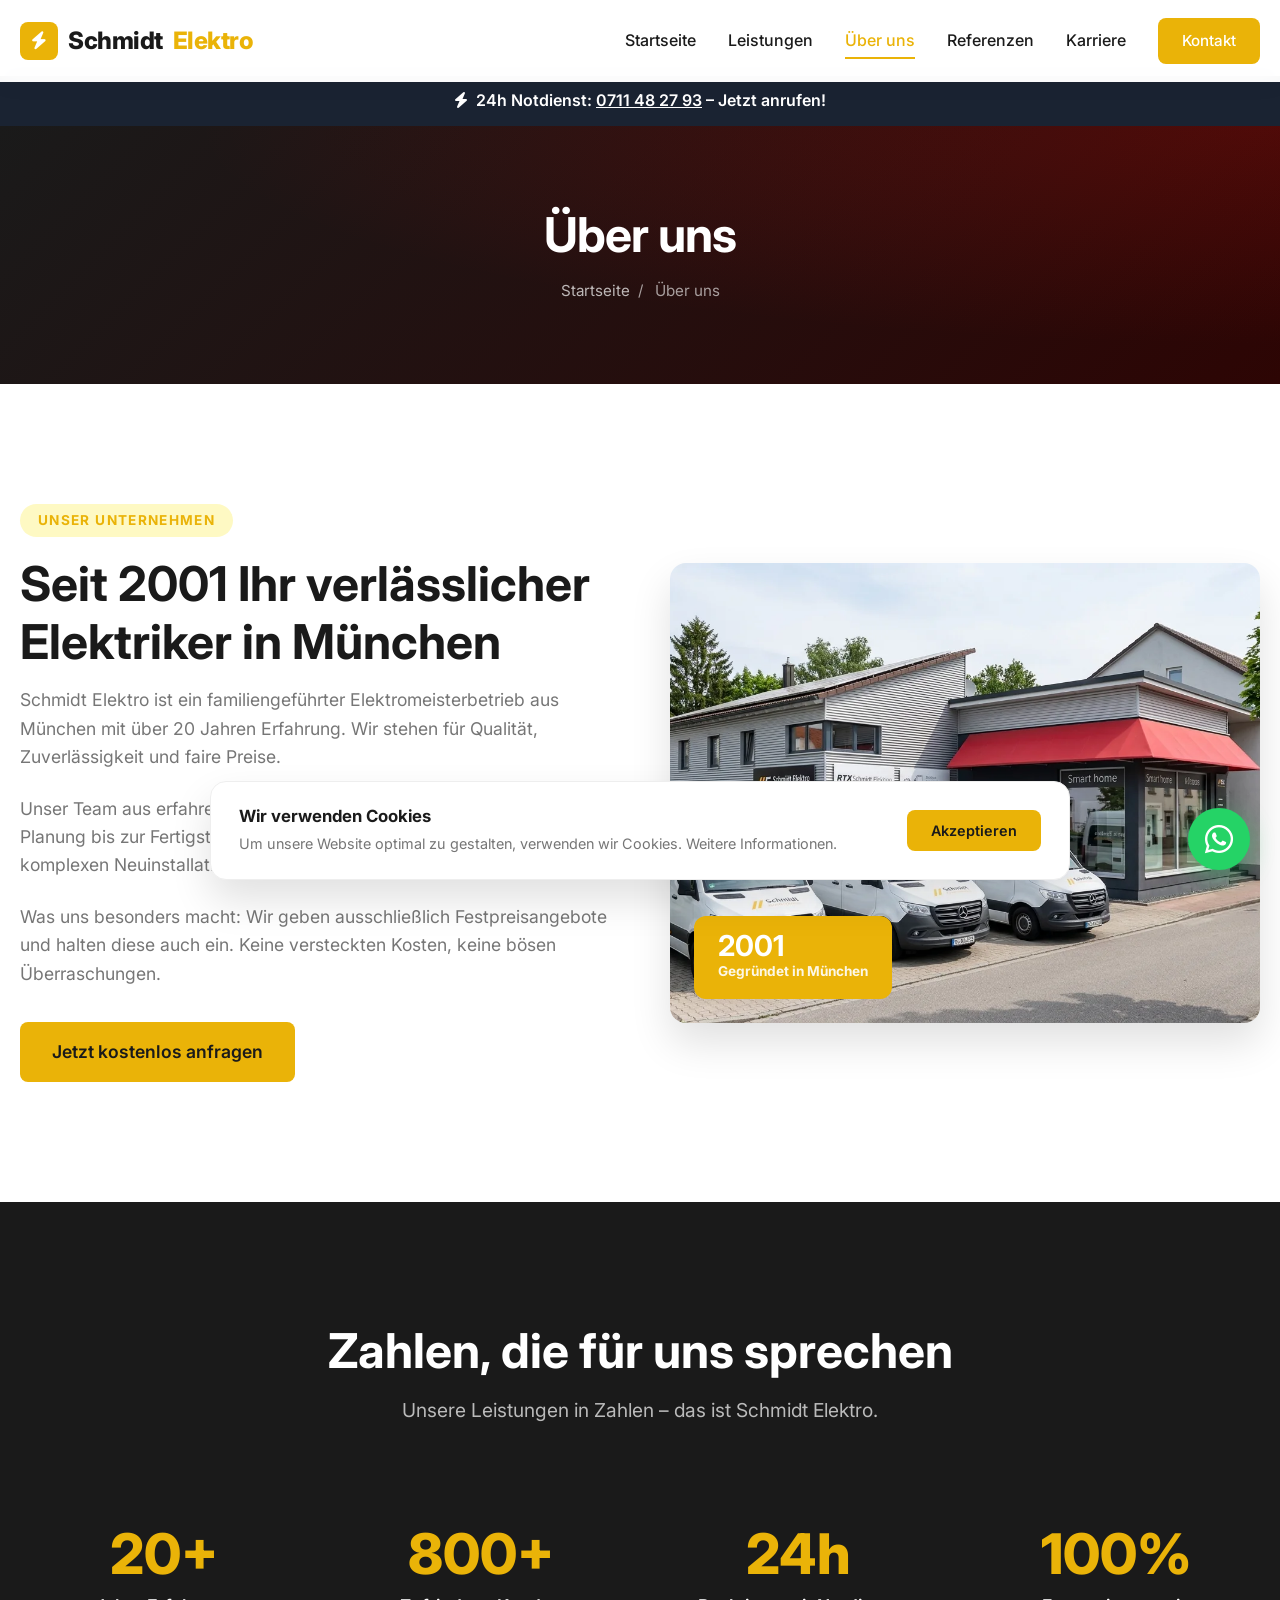
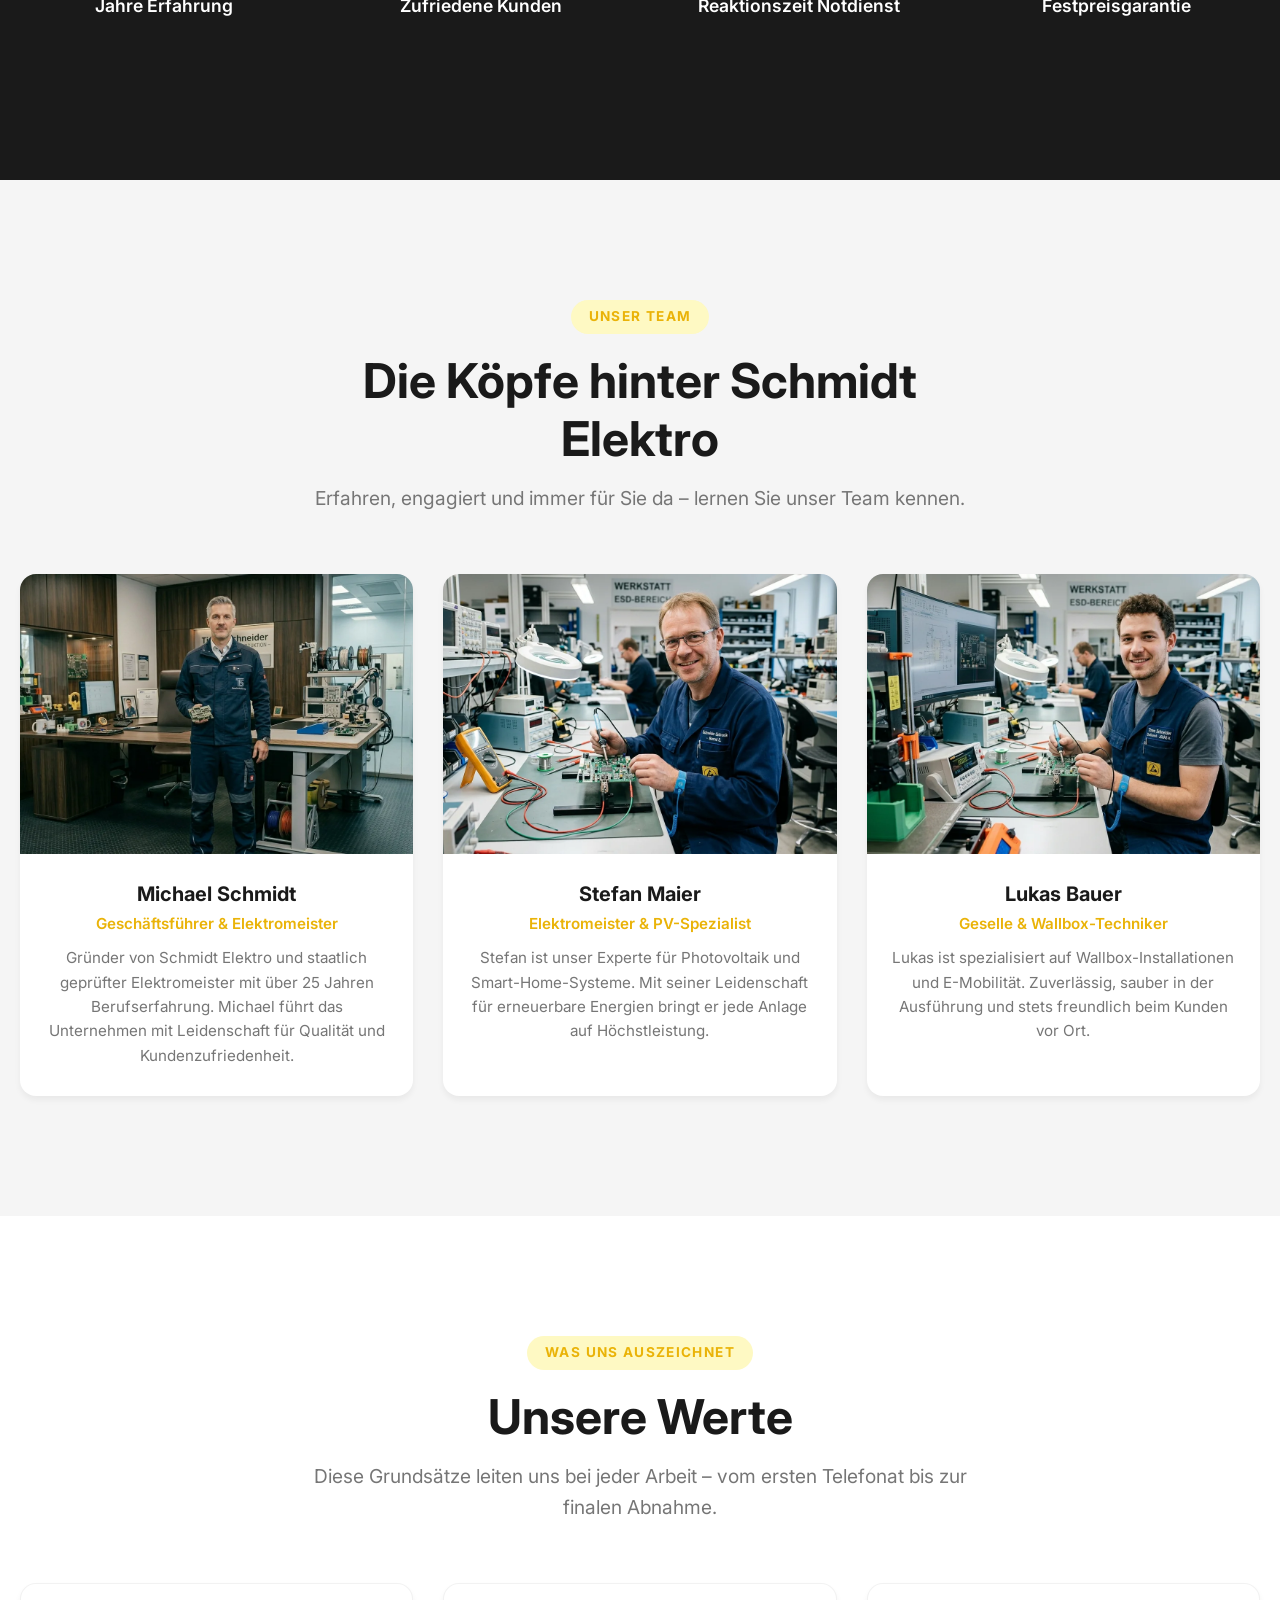
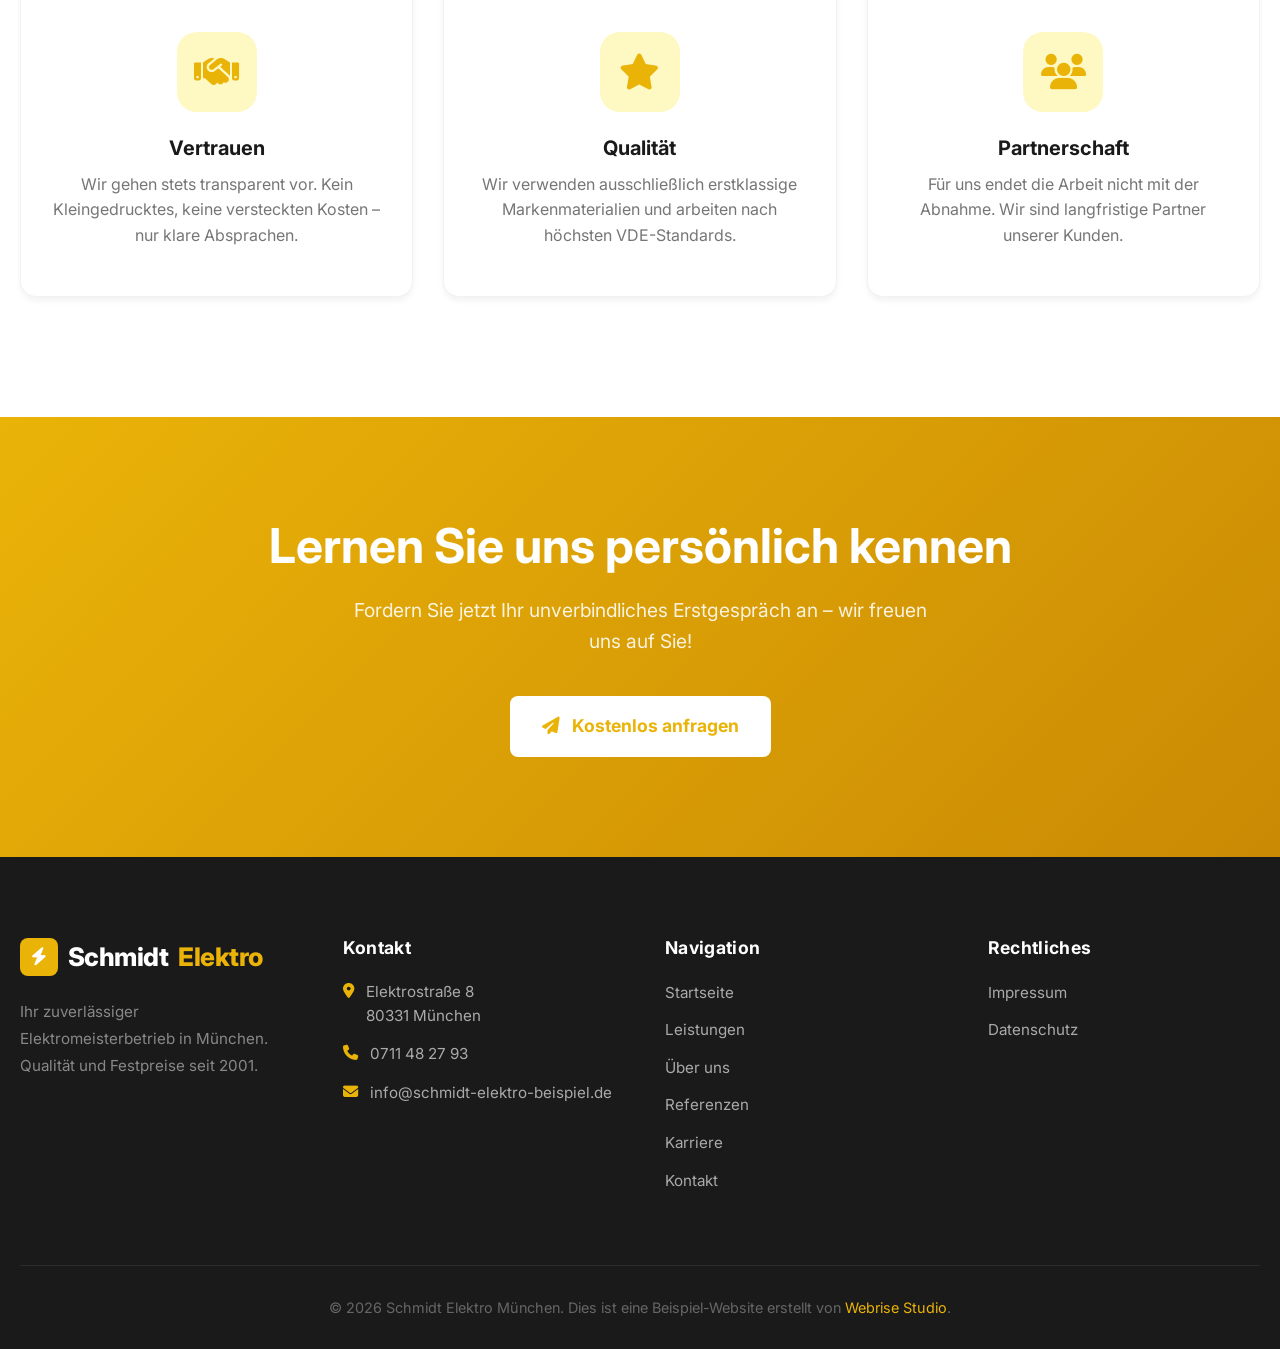
<file: ueber-uns.html>
<!DOCTYPE html>
<html lang="de">
<head>
    <meta charset="UTF-8">
    <meta name="viewport" content="width=device-width, initial-scale=1.0">
    <title>Über uns – Schmidt Elektro München</title>
    <meta name="description" content="Schmidt Elektro – Familiengeführter Elektromeisterbetrieb aus München mit über 20 Jahren Erfahrung. Lernen Sie unser Team kennen.">
    <link rel="preconnect" href="https://fonts.googleapis.com">
    <link rel="preconnect" href="https://fonts.gstatic.com" crossorigin>
    <link href="https://fonts.googleapis.com/css2?family=Inter:wght@400;500;600;700;800&display=swap" rel="stylesheet">
    <link rel="stylesheet" href="https://cdnjs.cloudflare.com/ajax/libs/font-awesome/6.4.0/css/all.min.css">
    <link rel="stylesheet" href="css/style.css">
  <link rel="icon" type="image/png" href="favicon.png">
  <link rel="apple-touch-icon" href="favicon.png">
  <!-- Open Graph -->
  <meta property="og:type" content="website">
  <meta property="og:url" content="https://webrisestudiode.github.io/schmidt-elektro/ueber-uns.html">
  <meta property="og:title" content="Über uns – Schmidt Elektro München">
  <meta property="og:description" content="Schmidt Elektro – Familiengeführter Elektromeisterbetrieb aus München mit über 20 Jahren Erfahrung. Lernen Sie unser Team kennen.">
  <meta property="og:image" content="https://webrisestudiode.github.io/schmidt-elektro/img/pv-anlage.webp">
  <meta name="twitter:card" content="summary_large_image">
</head>
<body>

<!-- Personalisierter Demo-Banner -->
<div id="personalized-banner" style="display:none; background:linear-gradient(90deg,#1a2332,#2d3f52); color:white; text-align:center; padding:10px 20px; font-size:0.9rem; font-weight:600; letter-spacing:0.01em; position:fixed;top:0;left:0;right:0;width:100%;z-index:9999; border-bottom:3px solid #EAB308;">
  <i class="fa-solid fa-bolt" style="color:#EAB308; margin-right:8px;"></i>
  Guten Tag Herr/Frau <span id="banner-name" style="font-weight:800;"></span> – so könnte die Website von <strong id="banner-firma"></strong> aussehen &nbsp;·&nbsp;
  <a href="https://webrisestudio.de/kontakt.html" target="_blank" style="color:#EAB308;text-decoration:underline;font-weight:700;">Website anfragen →</a>
</div>
<script>
(function(){var p=new URLSearchParams(window.location.search);var f=p.get('firma'),n=p.get('name'),s=p.get('stadt'),t=p.get('telefon');if(f)sessionStorage.setItem('ws_firma',f);if(n)sessionStorage.setItem('ws_name',n);if(s)sessionStorage.setItem('ws_stadt',s);if(t)sessionStorage.setItem('ws_telefon',t);var name=sessionStorage.getItem('ws_name');if(name){var b=document.getElementById('personalized-banner'),el=document.getElementById('banner-name');if(b&&el){el.textContent=name;b.style.display='block';document.documentElement.appendChild(b);var h=b.offsetHeight||44;var sp=document.getElementById('ws-banner-spacer');if(sp)sp.style.height=h+'px';}}})();
</script>
<div id="ws-banner-spacer" style="height:0;overflow:hidden;"></div>

    <!-- Notdienst Banner -->
    <div class="emergency-banner">
        <i class="fa-solid fa-bolt"></i>&nbsp; 24h Notdienst: <a href="tel:089123456">089 123456</a> – Jetzt anrufen!
    </div>

    <!-- Header -->
    <header class="header">
        <div class="container nav-container">
            <a href="index.html" class="logo">
                <div class="logo-icon"><i class="fa-solid fa-bolt"></i></div>
                Schmidt <span>Elektro</span>
            </a>
            <button class="mobile-menu-btn" aria-label="Menü öffnen">
                <i class="fa-solid fa-bars"></i>
            </button>
            <nav class="nav-links">
                <a href="index.html">Startseite</a>
                <a href="leistungen.html">Leistungen</a>
                <a href="ueber-uns.html" class="active">Über uns</a>
                <a href="referenzen.html">Referenzen</a>
                <a href="karriere.html">Karriere</a>
                <a href="kontakt.html" class="btn btn-primary btn-nav-cta" style="color:white; padding:11px 24px; font-size:0.95rem;">Kontakt</a>
            </nav>
        </div>
    </header>

    <!-- Page Header -->
    <section class="page-header">
        <div class="container">
            <h1>Über uns</h1>
            <div class="breadcrumb"><a href="index.html">Startseite</a><span class="breadcrumb-sep">/</span> Über uns</div>
        </div>
    </section>

    <!-- Unternehmen Story -->
    <section class="section-padding">
        <div class="container">
            <div class="grid grid-2" style="align-items:center; gap:60px;">
                <div class="animate-on-scroll">
                    <span class="section-eyebrow">Unser Unternehmen</span>
                    <h2>Seit 2001 Ihr verlässlicher Elektriker in München</h2>
                    <p>Schmidt Elektro ist ein familiengeführter Elektromeisterbetrieb aus München mit über 20 Jahren Erfahrung. Wir stehen für Qualität, Zuverlässigkeit und faire Preise.</p>
                    <p>Unser Team aus erfahrenen Elektrofachkräften steht Ihnen von der Planung bis zur Fertigstellung zur Seite – ob bei kleinen Reparaturen, komplexen Neuinstallationen oder innovativen Photovoltaikanlagen.</p>
                    <p>Was uns besonders macht: Wir geben ausschließlich Festpreisangebote und halten diese auch ein. Keine versteckten Kosten, keine bösen Überraschungen.</p>
                    <a href="kontakt.html" class="btn btn-primary" style="margin-top:10px;">Jetzt kostenlos anfragen</a>
                </div>
                <div class="animate-on-scroll" style="transition-delay:0.2s;">
                    <div style="border-radius:var(--border-radius-lg); overflow:hidden; box-shadow:var(--shadow-lg); position:relative;">
                        <img src="img/ueber-uns-und-karriere.webp" alt="Schmidt Elektro Team bei der Arbeit" loading="lazy" style="width:100%; height:460px; object-fit:cover;" width="1376" height="768" >
                        <div style="position:absolute; bottom:24px; left:24px; background:var(--color-primary); color:white; padding:16px 24px; border-radius:12px; font-weight:700;">
                            <div style="font-size:1.8rem; line-height:1;">2001</div>
                            <div style="font-size:0.85rem; opacity:0.9;">Gegründet in München</div>
                        </div>
                    </div>
                </div>
            </div>
        </div>
    </section>

    <!-- Zahlen & Fakten -->
    <section class="section-padding" style="background:var(--color-dark);">
        <div class="container">
            <div class="section-header animate-on-scroll">
                <h2 style="color:white;">Zahlen, die für uns sprechen</h2>
                <p style="color:rgba(255,255,255,0.7);">Unsere Leistungen in Zahlen – das ist Schmidt Elektro.</p>
            </div>
            <div class="grid grid-4">
                <div class="stat-box animate-on-scroll">
                    <div class="stat-number">20+</div>
                    <div class="stat-label" style="color:white;">Jahre Erfahrung</div>
                </div>
                <div class="stat-box animate-on-scroll" style="transition-delay:0.1s;">
                    <div class="stat-number">800+</div>
                    <div class="stat-label" style="color:white;">Zufriedene Kunden</div>
                </div>
                <div class="stat-box animate-on-scroll" style="transition-delay:0.2s;">
                    <div class="stat-number">24h</div>
                    <div class="stat-label" style="color:white;">Reaktionszeit Notdienst</div>
                </div>
                <div class="stat-box animate-on-scroll" style="transition-delay:0.3s;">
                    <div class="stat-number">100%</div>
                    <div class="stat-label" style="color:white;">Festpreisgarantie</div>
                </div>
            </div>
        </div>
    </section>

    <!-- Team -->
    <section class="section-padding bg-light">
        <div class="container">
            <div class="section-header animate-on-scroll">
                <span class="section-eyebrow">Unser Team</span>
                <h2>Die Köpfe hinter Schmidt Elektro</h2>
                <p>Erfahren, engagiert und immer für Sie da – lernen Sie unser Team kennen.</p>
            </div>
            <div class="grid grid-3">
                <!-- Geschäftsführer -->
                <div class="team-card animate-on-scroll">
                    <img src="img/chef.webp" alt="Michael Schmidt, Geschäftsführer" class="team-img" loading="lazy" width="1408" height="768" >
                    <div class="team-body">
                        <h3 class="team-name">Michael Schmidt</h3>
                        <p class="team-role">Geschäftsführer & Elektromeister</p>
                        <p class="team-desc">Gründer von Schmidt Elektro und staatlich geprüfter Elektromeister mit über 25 Jahren Berufserfahrung. Michael führt das Unternehmen mit Leidenschaft für Qualität und Kundenzufriedenheit.</p>
                    </div>
                </div>
                <!-- Elektromeister -->
                <div class="team-card animate-on-scroll" style="transition-delay:0.1s;">
                    <img src="img/mitarbeiter1.webp" alt="Stefan Maier, Elektromeister" class="team-img" loading="lazy" width="1408" height="768" >
                    <div class="team-body">
                        <h3 class="team-name">Stefan Maier</h3>
                        <p class="team-role">Elektromeister & PV-Spezialist</p>
                        <p class="team-desc">Stefan ist unser Experte für Photovoltaik und Smart-Home-Systeme. Mit seiner Leidenschaft für erneuerbare Energien bringt er jede Anlage auf Höchstleistung.</p>
                    </div>
                </div>
                <!-- Geselle -->
                <div class="team-card animate-on-scroll" style="transition-delay:0.2s;">
                    <img src="img/mitarbeiter2.webp" alt="Lukas Bauer, Elektriker Geselle" class="team-img" loading="lazy" width="1408" height="768" >
                    <div class="team-body">
                        <h3 class="team-name">Lukas Bauer</h3>
                        <p class="team-role">Geselle & Wallbox-Techniker</p>
                        <p class="team-desc">Lukas ist spezialisiert auf Wallbox-Installationen und E-Mobilität. Zuverlässig, sauber in der Ausführung und stets freundlich beim Kunden vor Ort.</p>
                    </div>
                </div>
            </div>
        </div>
    </section>

    <!-- Werte -->
    <section class="section-padding">
        <div class="container">
            <div class="section-header animate-on-scroll">
                <span class="section-eyebrow">Was uns auszeichnet</span>
                <h2>Unsere Werte</h2>
                <p>Diese Grundsätze leiten uns bei jeder Arbeit – vom ersten Telefonat bis zur finalen Abnahme.</p>
            </div>
            <div class="grid grid-3">
                <div class="why-card animate-on-scroll">
                    <div class="why-card-icon"><i class="fa-solid fa-handshake"></i></div>
                    <h3>Vertrauen</h3>
                    <p>Wir gehen stets transparent vor. Kein Kleingedrucktes, keine versteckten Kosten – nur klare Absprachen.</p>
                </div>
                <div class="why-card animate-on-scroll" style="transition-delay:0.1s;">
                    <div class="why-card-icon"><i class="fa-solid fa-star"></i></div>
                    <h3>Qualität</h3>
                    <p>Wir verwenden ausschließlich erstklassige Markenmaterialien und arbeiten nach höchsten VDE-Standards.</p>
                </div>
                <div class="why-card animate-on-scroll" style="transition-delay:0.2s;">
                    <div class="why-card-icon"><i class="fa-solid fa-users"></i></div>
                    <h3>Partnerschaft</h3>
                    <p>Für uns endet die Arbeit nicht mit der Abnahme. Wir sind langfristige Partner unserer Kunden.</p>
                </div>
            </div>
        </div>
    </section>

    <!-- CTA -->
    <section class="cta-section">
        <div class="container animate-on-scroll">
            <h2>Lernen Sie uns persönlich kennen</h2>
            <p>Fordern Sie jetzt Ihr unverbindliches Erstgespräch an – wir freuen uns auf Sie!</p>
            <a href="kontakt.html" class="btn" style="background:white; color:var(--color-primary); font-weight:700; font-size:1.1rem;">
                <i class="fa-solid fa-paper-plane" style="margin-right:8px;"></i> Kostenlos anfragen
            </a>
        </div>
    </section>

    <!-- Footer -->
    <footer class="footer">
        <div class="container">
            <div class="footer-grid">
                <div>
                    <div class="footer-logo"><div class="logo-icon"><i class="fa-solid fa-bolt"></i></div> Schmidt <span>Elektro</span></div>
                    <p class="footer-desc">Ihr zuverlässiger Elektromeisterbetrieb in München. Qualität und Festpreise seit 2001.</p>
                </div>
                <div>
                    <h4>Kontakt</h4>
                    <div class="footer-contact-item"><i class="fa-solid fa-location-dot"></i><span>Elektrostraße 8<br>80331 München</span></div>
                    <div class="footer-contact-item"><i class="fa-solid fa-phone"></i><a href="tel:089123456">089 123456</a></div>
                    <div class="footer-contact-item"><i class="fa-solid fa-envelope"></i><a href="mailto:info@schmidt-elektro-beispiel.de">info@schmidt-elektro-beispiel.de</a></div>
                </div>
                <div>
                    <h4>Navigation</h4>
                    <ul class="footer-links">
                        <li><a href="index.html">Startseite</a></li>
                        <li><a href="leistungen.html">Leistungen</a></li>
                        <li><a href="ueber-uns.html">Über uns</a></li>
                        <li><a href="referenzen.html">Referenzen</a></li>
                        <li><a href="karriere.html">Karriere</a></li>
                        <li><a href="kontakt.html">Kontakt</a></li>
                    </ul>
                </div>
                <div>
                    <h4>Rechtliches</h4>
                    <ul class="footer-links">
                        <li><a href="impressum.html">Impressum</a></li>
                        <li><a href="datenschutz.html">Datenschutz</a></li>
                    </ul>
                </div>
            </div>
            <div class="footer-bottom">&copy; 2026 Schmidt Elektro München. Dies ist eine Beispiel-Website erstellt von <a href="https://webrisestudio.de" target="_blank" style="color:var(--color-primary);">Webrise Studio</a>.</div>
        </div>
    </footer>

    <a href="https://wa.me/4989123456?text=Hallo%20Schmidt%20Elektro%2C%20ich%20h%C3%A4tte%20eine%20Anfrage..." target="_blank" class="whatsapp-btn" aria-label="WhatsApp Kontakt">
        <i class="fa-brands fa-whatsapp"></i>
    </a>
    <div id="cookie-banner" class="cookie-banner">
        <div><h4>Wir verwenden Cookies</h4><p>Um unsere Website optimal zu gestalten, verwenden wir Cookies. <a href="datenschutz.html">Weitere Informationen</a>.</p></div>
        <div><button id="accept-cookies" class="btn btn-primary" style="padding:12px 24px; font-size:0.9rem;">Akzeptieren</button></div>
    </div>
    <script src="js/script.js"></script>
</body>
</html>
</file>
<file: css/style.css>
html { overflow-x: clip; }
:root {
  --color-primary: #EAB308;
  --color-primary-dark: #CA8A04;
  --color-primary-light: #FEF9C3;
  --color-dark: #1A1A1A;
  --color-dark-gray: #2A2A2A;
  --color-gray: #767676;
  --color-light-gray: #F5F5F5;
  --color-white: #FFFFFF;
  --color-success: #28a745;
  --color-error: #dc3545;

  --font-family: 'Inter', sans-serif;

  --border-radius: 8px;
  --border-radius-lg: 16px;
  --shadow-sm: 0 4px 6px rgba(0, 0, 0, 0.05);
  --shadow-md: 0 10px 20px rgba(0, 0, 0, 0.08);
  --shadow-lg: 0 20px 40px rgba(0, 0, 0, 0.12);
  --transition: all 0.3s ease;
}

/* Reset & Base */
* {
  margin: 0;
  padding: 0;
  box-sizing: border-box;
}

html {
  scroll-behavior: smooth;
}

body {
  padding-top: 76px;
  font-family: var(--font-family);
  color: var(--color-dark);
  line-height: 1.6;
  background-color: var(--color-white);
  overflow-x: hidden;
}

a {
  text-decoration: none;
  color: inherit;
}

ul {
  list-style: none;
}

img {
  max-width: 100%;
  height: auto;
  display: block;
}

/* Typography */
h1, h2, h3, h4, h5, h6 {
  font-weight: 700;
  line-height: 1.2;
  margin-bottom: 1rem;
}

h1 {
  font-size: clamp(2.5rem, 5vw, 4rem);
  letter-spacing: -0.02em;
}

h2 {
  font-size: clamp(2rem, 4vw, 3rem);
}

h3 {
  font-size: 1.5rem;
}

p {
  margin-bottom: 1.5rem;
  font-size: 1.1rem;
  color: var(--color-gray);
}

/* Utilities */
.container {
  width: 100%;
  max-width: 1280px;
  margin: 0 auto;
  padding: 0 20px;
}

.text-center { text-align: center; }
.text-primary { color: var(--color-primary); }
.text-white { color: var(--color-white); }
.bg-light { background-color: var(--color-light-gray); }
.bg-dark { background-color: var(--color-dark); color: var(--color-white); }
.bg-dark p { color: #cccccc; }
.text-success { color: var(--color-success); }

.section-padding { padding: 80px 0; }
@media (min-width: 768px) {
  .section-padding { padding: 120px 0; }
}

.section-header {
  text-align: center;
  max-width: 700px;
  margin: 0 auto 60px;
}

.section-header h2 {
  margin-bottom: 16px;
}

.section-header p {
  font-size: 1.2rem;
}

.grid {
  display: grid;
  gap: 30px;
}
.grid-2 { grid-template-columns: repeat(auto-fit, minmax(300px, 1fr)); }
.grid-3 { grid-template-columns: repeat(auto-fit, minmax(300px, 1fr)); }
.grid-4 { grid-template-columns: repeat(auto-fit, minmax(220px, 1fr)); }
@media (min-width: 992px) {
  .grid-3 { grid-template-columns: repeat(3, 1fr); }
  .grid-4 { grid-template-columns: repeat(4, 1fr); }
}

/* Buttons */
.btn {
  display: inline-block;
  padding: 16px 32px;
  border-radius: var(--border-radius);
  font-weight: 600;
  font-size: 1.1rem;
  cursor: pointer;
  transition: var(--transition);
  text-align: center;
  border: none;
  font-family: var(--font-family);
}

.btn-primary {
  background-color: var(--color-primary);
  color: #1a1a1a;
}

.btn-primary:hover {
  background-color: var(--color-primary-dark);
  transform: translateY(-2px);
  box-shadow: 0 10px 25px rgba(234, 179, 8, 0.3);
  color: #1a1a1a;
}

.btn-outline {
  border: 2px solid var(--color-primary);
  color: var(--color-primary);
  background: transparent;
}

.btn-outline:hover {
  background-color: var(--color-primary);
  color: var(--color-white);
  transform: translateY(-2px);
}

.btn-outline-white {
  border: 2px solid white;
  color: white;
  background: transparent;
}

.btn-outline-white:hover {
  background-color: white;
  color: var(--color-primary);
  transform: translateY(-2px);
}

.btn-block {
  display: block;
  width: 100%;
}

.btn-lg {
  padding: 20px 40px;
  font-size: 1.2rem;
}

/* Emergency Banner */
.emergency-banner {
  background: #1a2332;
  color: white;
  text-align: center;
  padding: 12px 20px;
  font-weight: 600;
  font-size: 1rem;
  position: relative;
  z-index: 1000;
  animation: pulse-banner 2s infinite;
}

.emergency-banner a {
  color: white;
  text-decoration: underline;
}

@keyframes pulse-banner {
  0% { background: #1a2332; }
  50% { background: #2d3f52; }
  100% { background: #1a2332; }
}

/* Navigation */
.header {
  position: fixed;
  top: 0;
  left: 0;
  right: 0;
  width: 100%;
  background-color: rgba(255, 255, 255, 0.97);
  backdrop-filter: blur(12px);
  box-shadow: 0 2px 20px rgba(0,0,0,0.06);
  z-index: 999;
  padding: 18px 0;
  transition: var(--transition);
}

.header.scrolled {
  padding: 12px 0;
  box-shadow: 0 4px 20px rgba(0,0,0,0.1);
}

.nav-container {
  display: flex;
  justify-content: space-between;
  align-items: center;
}

.logo {
  font-size: 1.5rem;
  font-weight: 800;
  color: var(--color-dark);
  display: flex;
  align-items: center;
  gap: 10px;
  letter-spacing: -0.02em;
}

.logo span {
  color: var(--color-primary);
}

.logo-icon {
  width: 38px;
  height: 38px;
  background-color: var(--color-primary);
  border-radius: 8px;
  display: flex;
  align-items: center;
  justify-content: center;
  color: white;
  font-size: 18px;
}

.nav-links {
  display: flex;
  gap: 32px;
  align-items: center;
}

.nav-links a {
  font-weight: 500;
  color: var(--color-dark);
  position: relative;
  transition: var(--transition);
  font-size: 1rem;
}

.nav-links a:hover, .nav-links a.active {
  color: var(--color-primary);
}

.nav-links a::after {
  content: '';
  position: absolute;
  bottom: -5px;
  left: 0;
  width: 0;
  height: 2px;
  background-color: var(--color-primary);
  transition: var(--transition);
}

.nav-links a:hover::after, .nav-links a.active::after {
  width: 100%;
}

.nav-links a.btn-nav-cta::after {
  display: none;
}

.mobile-menu-btn {
  display: none;
  background: none;
  border: none;
  font-size: 24px;
  color: var(--color-dark);
  cursor: pointer;
}

@media (max-width: 991px) {
  .nav-links {
    position: absolute;
    top: 100%;
    left: 0;
    width: 100%;
    background-color: #ffffff;
    flex-direction: column;
    padding: 10px 0;
    box-shadow: 0 10px 20px rgba(0,0,0,0.1);
    z-index: 9999;
    
    /* Animation: Dropdown from top to bottom */
    max-height: 0;
    overflow: hidden;
    opacity: 0;
    visibility: hidden;
    transition: max-height 0.4s ease-in-out, opacity 0.3s ease, visibility 0.3s ease;
    gap: 0;
  }

  .nav-links.open {
    max-height: 100vh;
    opacity: 1;
    visibility: visible;
  }

  .nav-links a {
    width: 100%;
    padding: 14px 24px;
    display: flex;
    align-items: center;
    min-height: 48px; /* Requirement: min 48px height */
    font-size: 1.1rem;
    border-bottom: 1px solid rgba(0,0,0,0.05);
  }

  .nav-links a:last-child {
    border-bottom: none;
  }

  .nav-links a::after {
    display: none;
  }

  .nav-links a.btn-nav-cta {
    margin: 15px 20px;
    width: auto;
    justify-content: center;
    border-bottom: none;
    background-color: var(--color-primary);
    color: white !important;
  }

  .mobile-menu-btn {
    display: block;
    z-index: 10000;
  }
}

/* Hero Section */
.hero {
  position: relative;
  padding: 110px 0 150px;
  background: linear-gradient(rgba(13, 21, 32, 0.78), rgba(13, 21, 32, 0.78)), url('img/chef.jpg') center/cover no-repeat;
  color: var(--color-white);
  text-align: center;
  overflow: hidden;
}

.hero::before {
  content: '';
  position: absolute;
  top: 0; left: 0; right: 0; bottom: 0;
  background: radial-gradient(ellipse at bottom left, rgba(232,18,10,0.18) 0%, transparent 60%);
  pointer-events: none;
}

.hero h1 {
  color: var(--color-white);
  font-size: clamp(2.4rem, 5vw, 4rem);
  text-shadow: 0 2px 20px rgba(0,0,0,0.4);
}

.hero p {
  color: rgba(255,255,255,0.88);
  font-size: 1.3rem;
  max-width: 650px;
  margin: 0 auto 40px;
}

.hero-content {
  position: relative;
  z-index: 2;
  margin: 0 auto;
}

.trust-badges-hero {
  display: flex;
  justify-content: center;
  gap: 16px;
  margin-top: 55px;
  flex-wrap: wrap;
}

.trust-badge {
  display: flex;
  align-items: center;
  gap: 10px;
  background: rgba(255,255,255,0.12);
  border: 1px solid rgba(255,255,255,0.2);
  padding: 10px 20px;
  border-radius: 50px;
  backdrop-filter: blur(10px);
  font-weight: 500;
  font-size: 0.95rem;
  transition: var(--transition);
  margin: 0 auto;
}

.trust-badge:hover {
  background: rgba(255,255,255,0.2);
}

.trust-badge i {
  color: var(--color-primary);
  font-size: 1.1rem;
}

/* Rating Badge */
.rating-badge {
  display: inline-flex;
  align-items: center;
  justify-content: center;
  gap: 12px;
  background: rgba(255,255,255,0.15);
  border: 1px solid rgba(255,255,255,0.3);
  color: white;
  padding: 12px 28px;
  border-radius: 50px;
  font-size: 1.1rem;
  font-weight: 700;
  margin-bottom: 36px;
  backdrop-filter: blur(10px);
  margin-left: auto;
  margin-right: auto;
}

.rating-badge .stars {
  color: #FFD700;
  margin-bottom: 0;
  font-size: 1rem;
  display: flex;
  gap: 2px;
}

/* Cards & Services */
.card {
  background: var(--color-white);
  border-radius: var(--border-radius-lg);
  padding: 40px 30px;
  box-shadow: var(--shadow-sm);
  transition: var(--transition);
  border: 1px solid rgba(0,0,0,0.06);
  height: 100%;
  display: flex;
  flex-direction: column;
}

.card:hover {
  transform: translateY(-8px);
  box-shadow: var(--shadow-md);
  border-color: rgba(232,18,10,0.15);
}

.card-icon {
  width: 68px;
  height: 68px;
  background: var(--color-primary-light);
  color: var(--color-primary);
  border-radius: 16px;
  display: flex;
  align-items: center;
  justify-content: center;
  font-size: 30px;
  margin-bottom: 24px;
  transition: var(--transition);
}

.card:hover .card-icon {
  background: var(--color-primary);
  color: white;
  transform: scale(1.08);
}

.card-title {
  font-size: 1.3rem;
  margin-bottom: 14px;
  color: var(--color-dark);
}

.card-text {
  flex-grow: 1;
  margin-bottom: 24px;
}

/* Service cards on leistungen page */
.service-card {
  background: var(--color-white);
  border-radius: var(--border-radius-lg);
  overflow: hidden;
  box-shadow: var(--shadow-sm);
  transition: var(--transition);
  border: 1px solid rgba(0,0,0,0.06);
  display: flex;
  flex-direction: column;
}

.service-card:hover {
  transform: translateY(-8px);
  box-shadow: var(--shadow-lg);
}

.service-card-img {
  width: 100%;
  height: 240px;
  object-fit: cover;
  transition: transform 0.6s ease;
}

.service-card:hover .service-card-img {
  transform: scale(1.05);
}

.service-card-img-wrap {
  overflow: hidden;
  height: 240px;
}

.service-card-body {
  padding: 36px 32px;
  flex: 1;
  display: flex;
  flex-direction: column;
}

.service-card-icon {
  width: 58px;
  height: 58px;
  background: var(--color-primary-light);
  color: var(--color-primary);
  border-radius: 14px;
  display: flex;
  align-items: center;
  justify-content: center;
  font-size: 26px;
  margin-bottom: 20px;
}

.service-card-body p {
  flex-grow: 1;
  margin-bottom: 24px;
}

/* Why Schmidt Section */
.why-card {
  text-align: center;
  padding: 48px 32px;
  background: white;
  border-radius: var(--border-radius-lg);
  box-shadow: var(--shadow-sm);
  border: 1px solid rgba(0,0,0,0.05);
  transition: var(--transition);
}

.why-card:hover {
  transform: translateY(-8px);
  box-shadow: var(--shadow-md);
  border-color: rgba(232,18,10,0.15);
}

.why-card-icon {
  width: 80px;
  height: 80px;
  background: var(--color-primary-light);
  color: var(--color-primary);
  border-radius: 20px;
  display: flex;
  align-items: center;
  justify-content: center;
  font-size: 36px;
  margin: 0 auto 24px;
  transition: var(--transition);
}

.why-card:hover .why-card-icon {
  background: var(--color-primary);
  color: white;
}

.why-card h3 {
  font-size: 1.25rem;
  margin-bottom: 12px;
}

.why-card p {
  font-size: 1rem;
  margin: 0;
}

/* Testimonials */
.testimonial-card {
  background: var(--color-white);
  padding: 32px;
  border-radius: var(--border-radius-lg);
  box-shadow: var(--shadow-sm);
  border-top: 4px solid var(--color-primary);
  transition: var(--transition);
}

.testimonial-card:hover {
  transform: translateY(-5px);
  box-shadow: var(--shadow-md);
}

.testimonial-card em {
  font-style: normal;
  font-size: 1.05rem;
  color: var(--color-dark-gray);
  line-height: 1.7;
}

.testimonial-author {
  display: flex;
  align-items: center;
  gap: 14px;
  margin-top: 24px;
  padding-top: 16px;
  border-top: 1px solid rgba(0,0,0,0.06);
}

.testimonial-avatar {
  width: 46px;
  height: 46px;
  border-radius: 50%;
  background: var(--color-primary);
  color: white;
  display: flex;
  align-items: center;
  justify-content: center;
  font-weight: 700;
  font-size: 1.1rem;
  flex-shrink: 0;
}

.testimonial-name {
  font-weight: 700;
  color: var(--color-dark);
  font-size: 0.95rem;
  margin: 0;
}

.testimonial-meta {
  font-size: 0.85rem;
  color: var(--color-gray);
  margin: 0;
}

.stars {
  color: #FFD700;
  font-size: 1.1rem;
  margin-bottom: 14px;
  display: flex;
  gap: 3px;
}

/* Overall Rating Box */
.rating-hero-box {
  background: var(--color-dark);
  color: white;
  border-radius: var(--border-radius-lg);
  padding: 48px 40px;
  text-align: center;
}

.big-rating {
  font-size: 5rem;
  font-weight: 800;
  color: white;
  line-height: 1;
  margin-bottom: 10px;
}

.big-stars {
  color: #FFD700;
  font-size: 2rem;
  display: flex;
  justify-content: center;
  gap: 5px;
  margin-bottom: 12px;
}

/* Stats / Numbers */
.stat-box {
  text-align: center;
  padding: 40px 20px;
}

.stat-number {
  font-size: 3.5rem;
  font-weight: 800;
  color: var(--color-primary);
  line-height: 1;
  margin-bottom: 10px;
}

.stat-label {
  font-size: 1.1rem;
  font-weight: 600;
  color: var(--color-dark);
  margin: 0;
}

/* Team */
.team-card {
  background: white;
  border-radius: var(--border-radius-lg);
  overflow: hidden;
  box-shadow: var(--shadow-sm);
  transition: var(--transition);
  text-align: center;
}

.team-card:hover {
  transform: translateY(-8px);
  box-shadow: var(--shadow-md);
}

.team-img {
  width: 100%;
  height: 280px;
  object-fit: cover;
  object-position: top;
}

.team-body {
  padding: 28px 24px;
}

.team-name {
  font-size: 1.25rem;
  margin-bottom: 6px;
}

.team-role {
  font-size: 0.95rem;
  color: var(--color-primary);
  font-weight: 600;
  margin-bottom: 10px;
}

.team-desc {
  font-size: 0.95rem;
  margin: 0;
}

/* Project Gallery */
.project-card {
  border-radius: var(--border-radius-lg);
  overflow: hidden;
  position: relative;
  box-shadow: var(--shadow-sm);
  transition: var(--transition);
}

.project-card:hover {
  transform: translateY(-5px);
  box-shadow: var(--shadow-md);
}

.project-card img {
  width: 100%;
  height: 260px;
  object-fit: cover;
}

.project-overlay {
  position: absolute;
  bottom: 0; left: 0; right: 0;
  background: linear-gradient(transparent, rgba(26,26,26,0.9));
  padding: 30px 24px 24px;
  color: white;
  transform: translateY(10px);
  opacity: 0.85;
  transition: var(--transition);
}

.project-card:hover .project-overlay {
  opacity: 1;
  transform: translateY(0);
}

.project-overlay h4 {
  margin: 0;
  font-size: 1.1rem;
  color: white;
}

.project-overlay p {
  margin: 6px 0 0;
  font-size: 0.9rem;
  color: rgba(255,255,255,0.75);
}

.project-overlay .project-badge {
  display: inline-block;
  background: var(--color-primary);
  color: white;
  padding: 4px 12px;
  border-radius: 20px;
  font-size: 0.75rem;
  font-weight: 600;
  margin-bottom: 8px;
}

/* Forms */
.form-group {
  margin-bottom: 22px;
}

.form-label {
  display: block;
  font-weight: 600;
  margin-bottom: 8px;
  font-size: 0.95rem;
  color: var(--color-dark);
}

.form-label .req {
  color: var(--color-primary);
  margin-left: 2px;
}

.form-control {
  width: 100%;
  padding: 15px 18px;
  border: 2px solid #e5e5e5;
  border-radius: var(--border-radius);
  font-family: var(--font-family);
  font-size: 1rem;
  transition: var(--transition);
  color: var(--color-dark);
  background: white;
}

.form-control:focus {
  outline: none;
  border-color: var(--color-primary);
  box-shadow: 0 0 0 4px rgba(232,18,10,0.08);
}

textarea.form-control {
  min-height: 160px;
  resize: vertical;
}

select.form-control {
  appearance: none;
  background-image: url("data:image/svg+xml,%3Csvg xmlns='http://www.w3.org/2000/svg' width='14' height='8' fill='none'%3E%3Cpath d='M1 1l6 6 6-6' stroke='%23767676' stroke-width='2' stroke-linecap='round'/%3E%3C/svg%3E");
  background-repeat: no-repeat;
  background-position: right 18px center;
  cursor: pointer;
}

.checkbox-wrap {
  display: flex;
  gap: 12px;
  align-items: flex-start;
  margin-bottom: 24px;
}

.checkbox-wrap input[type="checkbox"] {
  margin-top: 4px;
  width: 18px;
  height: 18px;
  flex-shrink: 0;
  accent-color: var(--color-primary);
  cursor: pointer;
}

.checkbox-wrap label {
  font-size: 0.95rem;
  color: var(--color-gray);
  cursor: pointer;
}

.checkbox-wrap a {
  color: var(--color-primary);
  text-decoration: underline;
}

.form-row {
  display: grid;
  grid-template-columns: 1fr 1fr;
  gap: 20px;
}

@media (max-width: 640px) {
  .form-row { grid-template-columns: 1fr; }
}

/* Multi-step Form */
.multi-step-form {
  background: var(--color-white);
  padding: 50px 48px;
  border-radius: var(--border-radius-lg);
  box-shadow: var(--shadow-lg);
  border: 1px solid rgba(0,0,0,0.05);
}

@media (max-width: 640px) {
  .multi-step-form {
    padding: 30px 24px;
  }
}

.form-step {
  display: none;
  animation: fadeSlideIn 0.45s ease;
}

.form-step.active {
  display: block;
}

@keyframes fadeSlideIn {
  from { opacity: 0; transform: translateY(15px); }
  to { opacity: 1; transform: translateY(0); }
}

.progress-bar-wrap {
  display: flex;
  align-items: center;
  justify-content: space-between;
  margin-bottom: 48px;
  position: relative;
}

.progress-line-bg {
  position: absolute;
  top: 50%;
  left: 20px;
  right: 20px;
  transform: translateY(-50%);
  height: 4px;
  background: #eee;
  z-index: 1;
}

.progress-line {
  position: absolute;
  top: 0; left: 0;
  height: 100%;
  width: 0%;
  background: var(--color-primary);
  transition: width 0.4s ease;
}

.step-indicator {
  width: 44px;
  height: 44px;
  border-radius: 50%;
  background: #eee;
  color: var(--color-gray);
  display: flex;
  align-items: center;
  justify-content: center;
  font-weight: 700;
  font-size: 1rem;
  position: relative;
  z-index: 3;
  transition: var(--transition);
  flex-shrink: 0;
}

.step-indicator.active {
  background: var(--color-primary);
  color: white;
  box-shadow: 0 0 0 6px rgba(232,18,10,0.15);
}

.step-indicator.completed {
  background: var(--color-primary);
  color: white;
}

.step-label {
  position: absolute;
  bottom: -26px;
  left: 50%;
  transform: translateX(-50%);
  font-size: 0.75rem;
  font-weight: 600;
  white-space: nowrap;
  color: var(--color-gray);
}

.step-indicator.active .step-label {
  color: var(--color-primary);
}

.step-wrap {
  display: flex;
  flex-direction: column;
  align-items: center;
  position: relative;
  z-index: 3;
}

.service-selection-grid {
  display: grid;
  grid-template-columns: repeat(auto-fit, minmax(170px, 1fr));
  gap: 18px;
  margin-bottom: 36px;
}

.service-option {
  border: 2px solid #e5e5e5;
  border-radius: var(--border-radius);
  padding: 24px 16px;
  text-align: center;
  cursor: pointer;
  transition: var(--transition);
  user-select: none;
}

.service-option:hover {
  border-color: var(--color-primary);
  background: var(--color-primary-light);
}

.service-option.selected {
  border-color: var(--color-primary);
  background: var(--color-primary-light);
  color: var(--color-primary);
}

.service-option i {
  font-size: 2.2rem;
  color: var(--color-primary);
  margin-bottom: 12px;
  display: block;
}

.service-option span {
  font-weight: 600;
  font-size: 0.9rem;
  display: block;
  color: var(--color-dark);
}

.service-option.selected span {
  color: var(--color-primary);
}

.form-actions {
  display: flex;
  justify-content: space-between;
  gap: 16px;
  margin-top: 36px;
}

.form-step-title {
  font-size: 1.5rem;
  font-weight: 700;
  margin-bottom: 8px;
}

.form-step-subtitle {
  color: var(--color-gray);
  font-size: 1rem;
  margin-bottom: 32px;
}

.success-box {
  text-align: center;
  padding: 60px 20px;
}

.success-box i {
  font-size: 5rem;
  color: var(--color-success);
  margin-bottom: 24px;
  display: block;
}

/* File Upload */
.file-upload-wrap {
  display: flex;
  flex-direction: column;
  align-items: center;
  justify-content: center;
  border: 2px dashed #ddd;
  border-radius: var(--border-radius-lg);
  padding: 40px 20px;
  text-align: center;
  transition: var(--transition);
  cursor: pointer;
  background-color: #fafafa;
}

.file-upload-wrap:hover {
  border-color: var(--color-primary);
  background: var(--color-primary-light);
}

.file-upload-wrap i {
  font-size: 3rem;
  color: var(--color-primary);
  margin-bottom: 16px;
  display: block;
}

.file-upload-wrap input[type="file"] {
  display: none;
}

.file-label {
  font-weight: 500;
  color: var(--color-dark);
  font-size: 1rem;
  display: block;
}

/* Footer */
.footer {
  background-color: var(--color-dark);
  color: var(--color-white);
  padding: 80px 0 30px;
}

.footer-grid {
  display: grid;
  grid-template-columns: repeat(auto-fit, minmax(220px, 1fr));
  gap: 50px;
  margin-bottom: 60px;
}

.footer h4 {
  font-size: 1.1rem;
  margin-bottom: 22px;
  color: var(--color-white);
  letter-spacing: 0.02em;
}

.footer-links li {
  margin-bottom: 12px;
}

.footer-links a {
  color: #aaa;
  transition: var(--transition);
  font-size: 0.95rem;
}

.footer-links a:hover {
  color: var(--color-primary);
  padding-left: 4px;
}

.footer-contact-item {
  display: flex;
  align-items: flex-start;
  gap: 12px;
  margin-bottom: 14px;
  color: #aaa;
  font-size: 0.95rem;
}

.footer-contact-item i {
  color: var(--color-primary);
  margin-top: 3px;
  flex-shrink: 0;
}

.footer-bottom {
  text-align: center;
  padding-top: 30px;
  border-top: 1px solid rgba(255,255,255,0.08);
  color: #666;
  font-size: 0.9rem;
}

.footer-logo {
  font-size: 1.6rem;
  font-weight: 800;
  color: white;
  display: flex;
  align-items: center;
  gap: 10px;
  margin-bottom: 20px;
  letter-spacing: -0.02em;
}

.footer-logo span {
  color: var(--color-primary);
}

.footer-desc {
  color: #888;
  font-size: 0.95rem;
  line-height: 1.8;
  margin-bottom: 0;
}

/* WhatsApp Button */
.whatsapp-btn {
  position: fixed;
  bottom: 30px;
  right: 30px;
  background-color: #25D366;
  color: white;
  width: 62px;
  height: 62px;
  border-radius: 50%;
  display: flex;
  align-items: center;
  justify-content: center;
  font-size: 32px;
  box-shadow: 0 6px 24px rgba(37,211,102,0.4);
  z-index: 1000;
  transition: transform 0.3s cubic-bezier(0.175, 0.885, 0.32, 1.275), box-shadow 0.3s;
}

.whatsapp-btn:hover {
  transform: scale(1.12);
  box-shadow: 0 10px 30px rgba(37,211,102,0.5);
}

/* Cookie Banner */
.cookie-banner {
  position: fixed;
  bottom: 20px;
  left: 20px;
  right: 20px;
  background: var(--color-white);
  padding: 24px 28px;
  border-radius: var(--border-radius-lg);
  box-shadow: var(--shadow-lg);
  display: flex;
  flex-direction: column;
  gap: 16px;
  z-index: 1001;
  border: 1px solid #eee;
  transform: translateY(150%);
  transition: transform 0.5s cubic-bezier(0.175, 0.885, 0.32, 1.275);
}

.cookie-banner.show {
  transform: translateY(0);
}

.cookie-banner h4 {
  margin-bottom: 6px;
  font-size: 1.05rem;
}

.cookie-banner p {
  font-size: 0.9rem;
  margin: 0;
}

@media (min-width: 768px) {
  .cookie-banner {
    flex-direction: row;
    align-items: center;
    justify-content: space-between;
    left: 50%;
    right: auto;
    transform: translate(-50%, 150%);
    max-width: 860px;
    width: 90%;
  }
  .cookie-banner.show {
    transform: translate(-50%, 0);
  }
}

/* Scroll Animations */
.animate-on-scroll {
  opacity: 0;
  transform: translateY(30px);
  transition: opacity 0.7s ease, transform 0.7s ease;
}

.animate-on-scroll.is-visible {
  opacity: 1;
  transform: translateY(0);
}

/* Brands Section */
.brands-section {
  padding: 60px 0;
  background-color: var(--color-white);
  border-top: 1px solid rgba(0,0,0,0.05);
  border-bottom: 1px solid rgba(0,0,0,0.05);
}

.brands-grid {
  display: flex;
  flex-wrap: wrap;
  justify-content: center;
  align-items: center;
  gap: 48px 56px;
}

.brand-item {
  font-size: 1.35rem;
  font-weight: 800;
  color: #bbb;
  text-transform: uppercase;
  letter-spacing: 1px;
  transition: var(--transition);
  cursor: default;
}

.brand-item:hover {
  color: var(--color-dark);
  opacity: 1;
  transform: scale(1.05);
}

/* Page Header */
.page-header {
  padding: 80px 0;
  background: linear-gradient(135deg, var(--color-dark) 0%, #2d0504 100%);
  text-align: center;
  color: white;
  position: relative;
  overflow: hidden;
}

.page-header::before {
  content: '';
  position: absolute;
  top: 0; left: 0; right: 0; bottom: 0;
  background: radial-gradient(ellipse at top right, rgba(232,18,10,0.2) 0%, transparent 60%);
  pointer-events: none;
}

.page-header h1 {
  color: white;
  font-size: clamp(2rem, 4vw, 3rem);
  margin-bottom: 16px;
  position: relative;
}

.page-header .breadcrumb {
  color: rgba(255,255,255,0.6);
  font-size: 0.95rem;
  position: relative;
}

.page-header .breadcrumb a {
  color: rgba(255,255,255,0.7);
  transition: var(--transition);
}

.page-header .breadcrumb a:hover {
  color: white;
}

.breadcrumb-sep {
  margin: 0 8px;
}

/* CTA Section */
.cta-section {
  background: linear-gradient(135deg, var(--color-primary) 0%, var(--color-primary-dark) 100%);
  padding: 100px 0;
  text-align: center;
  color: white;
}

.cta-section h2 {
  color: white;
  font-size: clamp(2rem, 4vw, 3rem);
  margin-bottom: 20px;
}

.cta-section p {
  color: rgba(255,255,255,0.88);
  font-size: 1.2rem;
  max-width: 600px;
  margin: 0 auto 40px;
}

/* Divider Label */
.section-eyebrow {
  display: inline-block;
  background: var(--color-primary-light);
  color: var(--color-primary);
  font-weight: 700;
  font-size: 0.85rem;
  letter-spacing: 0.1em;
  text-transform: uppercase;
  padding: 6px 18px;
  border-radius: 50px;
  margin-bottom: 18px;
}

/* Map/Contact Info */
.contact-info-box {
  background: var(--color-dark);
  color: white;
  border-radius: var(--border-radius-lg);
  padding: 44px 38px;
}

.contact-info-box h3 {
  color: white;
  margin-bottom: 32px;
}

.contact-info-item {
  display: flex;
  align-items: flex-start;
  gap: 18px;
  margin-bottom: 28px;
  padding-bottom: 24px;
  border-bottom: 1px solid rgba(255,255,255,0.07);
}

.contact-info-item:last-of-type {
  border-bottom: none;
  margin-bottom: 0;
  padding-bottom: 0;
}

.contact-info-icon {
  width: 48px;
  height: 48px;
  background: rgba(232,18,10,0.15);
  color: var(--color-primary);
  border-radius: 12px;
  display: flex;
  align-items: center;
  justify-content: center;
  font-size: 1.3rem;
  flex-shrink: 0;
}

.contact-info-label {
  font-size: 0.8rem;
  text-transform: uppercase;
  letter-spacing: 0.08em;
  color: rgba(255,255,255,0.5);
  margin-bottom: 4px;
  font-weight: 600;
}

.contact-info-val {
  font-size: 1rem;
  color: white;
  font-weight: 500;
}

.contact-info-val a {
  color: white;
  transition: var(--transition);
}

.contact-info-val a:hover {
  color: var(--color-primary);
}

/* Impressum / Datenschutz */
.legal-page h1 {
  font-size: clamp(1.8rem, 3vw, 2.5rem);
}

.legal-page h2 {
  font-size: 1.5rem;
  margin-top: 40px;
  margin-bottom: 16px;
}

.legal-page h3 {
  font-size: 1.15rem;
  margin-top: 28px;
  margin-bottom: 10px;
}

.legal-page p {
  color: var(--color-dark-gray);
  font-size: 1rem;
}

/* Utility */
.py-5 { padding: 40px 0; }
.mt-4 { margin-top: 32px; }
.mb-0 { margin-bottom: 0 !important; }
.fw-700 { font-weight: 700; }
.gap-16 { gap: 16px; }

/* Responsive */
@media (max-width: 768px) {
  body, .container, .hero, .hero-content {
    max-width: 100vw !important;
    overflow-x: hidden !important;
  }

  .hero { 
    padding: 60px 0 80px;
    text-align: center;
    width: 100% !important;
    overflow: hidden;
  }

  .hero-content {
    width: 100% !important;
    margin: 0 auto;
    text-align: center;
    padding: 0 20px;
    display: flex;
    flex-direction: column;
    align-items: center;
  }

  .hero-content h1, 
  .hero-content p, 
  .hero-content .rating-badge, 
  .hero-content .trust-badges-hero,
  .hero-content .btn-lg {
    text-align: center !important;
    margin-left: auto !important;
    margin-right: auto !important;
  }

  .rating-badge {
    display: inline-flex !important;
    flex-wrap: wrap;
    justify-content: center;
    align-items: center;
    padding: 10px 20px !important;
    margin-bottom: 25px !important;
    max-width: 95%;
    gap: 8px !important;
    font-size: 0.95rem !important;
    white-space: normal !important;
  }

  .hero h1 {
    font-size: clamp(1.8rem, 8vw, 2.4rem) !important;
    margin-bottom: 15px !important;
    line-height: 1.2;
    padding: 0 10px !important;
    width: 100% !important;
    max-width: 100% !important;
    word-break: break-word;
    hyphens: auto;
  }

  .hero p {
    font-size: 1.1rem !important;
    margin-bottom: 30px !important;
    padding: 0 15px !important;
    width: 100% !important;
    color: rgba(255,255,255,0.95) !important;
  }

  .hero .btn-lg {
    display: flex !important;
    align-items: center !important;
    justify-content: center !important;
    text-align: center !important;
    width: 100% !important;
    max-width: 320px !important;
    margin: 0 auto !important;
    font-size: 1.1rem !important;
    padding: 16px 24px !important;
  }

  .trust-badges-hero {
    display: flex !important;
    flex-wrap: wrap !important;
    justify-content: center !important;
    gap: 12px !important;
    margin-top: 40px !important;
    width: 100% !important;
  }

  .trust-badge {
    font-size: 0.85rem !important;
    padding: 8px 16px !important;
    margin: 0 !important;
    white-space: normal !important;
    flex-wrap: wrap !important;
    display: flex !important;
    align-items: center !important;
    justify-content: center !important;
    width: auto !important;
    min-width: 140px;
    border-radius: 50px !important;
  }

  .emergency-banner {
    font-size: 0.85rem !important;
    padding: 10px 15px !important;
    line-height: 1.4;
  }

  .footer-grid {
    grid-template-columns: 1fr !important;
    gap: 40px !important;
    text-align: center !important;
  }

  .footer-logo {
    justify-content: center !important;
  }

  .footer-contact-item {
    justify-content: center !important;
    text-align: center !important;
    flex-direction: column;
    align-items: center;
    gap: 8px;
  }

  .footer-contact-item i {
    margin-top: 0;
  }

  .footer-links {
    text-align: center !important;
  }

  .footer h4 {
    text-align: center !important;
  }

  .multi-step-form { padding: 28px 20px; }
  .brands-grid { gap: 28px; }
  .brand-item { font-size: 1.1rem; }
  .service-selection-grid { grid-template-columns: repeat(2, 1fr); }
  .form-actions { flex-direction: column; }
  /* Personalisierter Banner: kleinere Schrift */
  #personalized-banner { font-size: 0.75rem !important; padding: 8px 12px !important; }
  /* Navbar: Firmenname kleiner/umbrechen */
  .logo { font-size: 1rem !important; white-space: normal; word-break: break-word; max-width: calc(100% - 60px); }
  .logo span { display: inline; }
  /* Notdienst Banner: Text umbrechen */
  .emergency-banner { white-space: normal; word-wrap: break-word; font-size: 0.82rem; padding: 8px 12px; }
  /* Alle Buttons volle Breite */
  .btn { width: 100% !important; justify-content: center !important; }
  /* Formulare volle Breite */
  .form-row { grid-template-columns: 1fr !important; }
  input, select, textarea { width: 100% !important; box-sizing: border-box !important; }
}


/* ── Banner-Fix: Navbar immer über dem Banner ──────────────────── */
.site-header,
.navbar,
nav.navbar,
header.header,
.header {
  z-index: 100000 !important;
}
#personalized-banner {
  z-index: 99998 !important;
}
@media (max-width: 768px) {
  /* Logo umbrechen statt abschneiden */
  .nav-logo,
  .navbar__logo-name,
  .logo,
  .brand-name,
  .brand-main,
  .nav-brand {
    white-space: normal !important;
    word-break: break-word !important;
    font-size: clamp(0.85rem, 3.5vw, 1.2rem) !important;
    max-width: calc(100vw - 80px) !important;
  }
}
</file>
